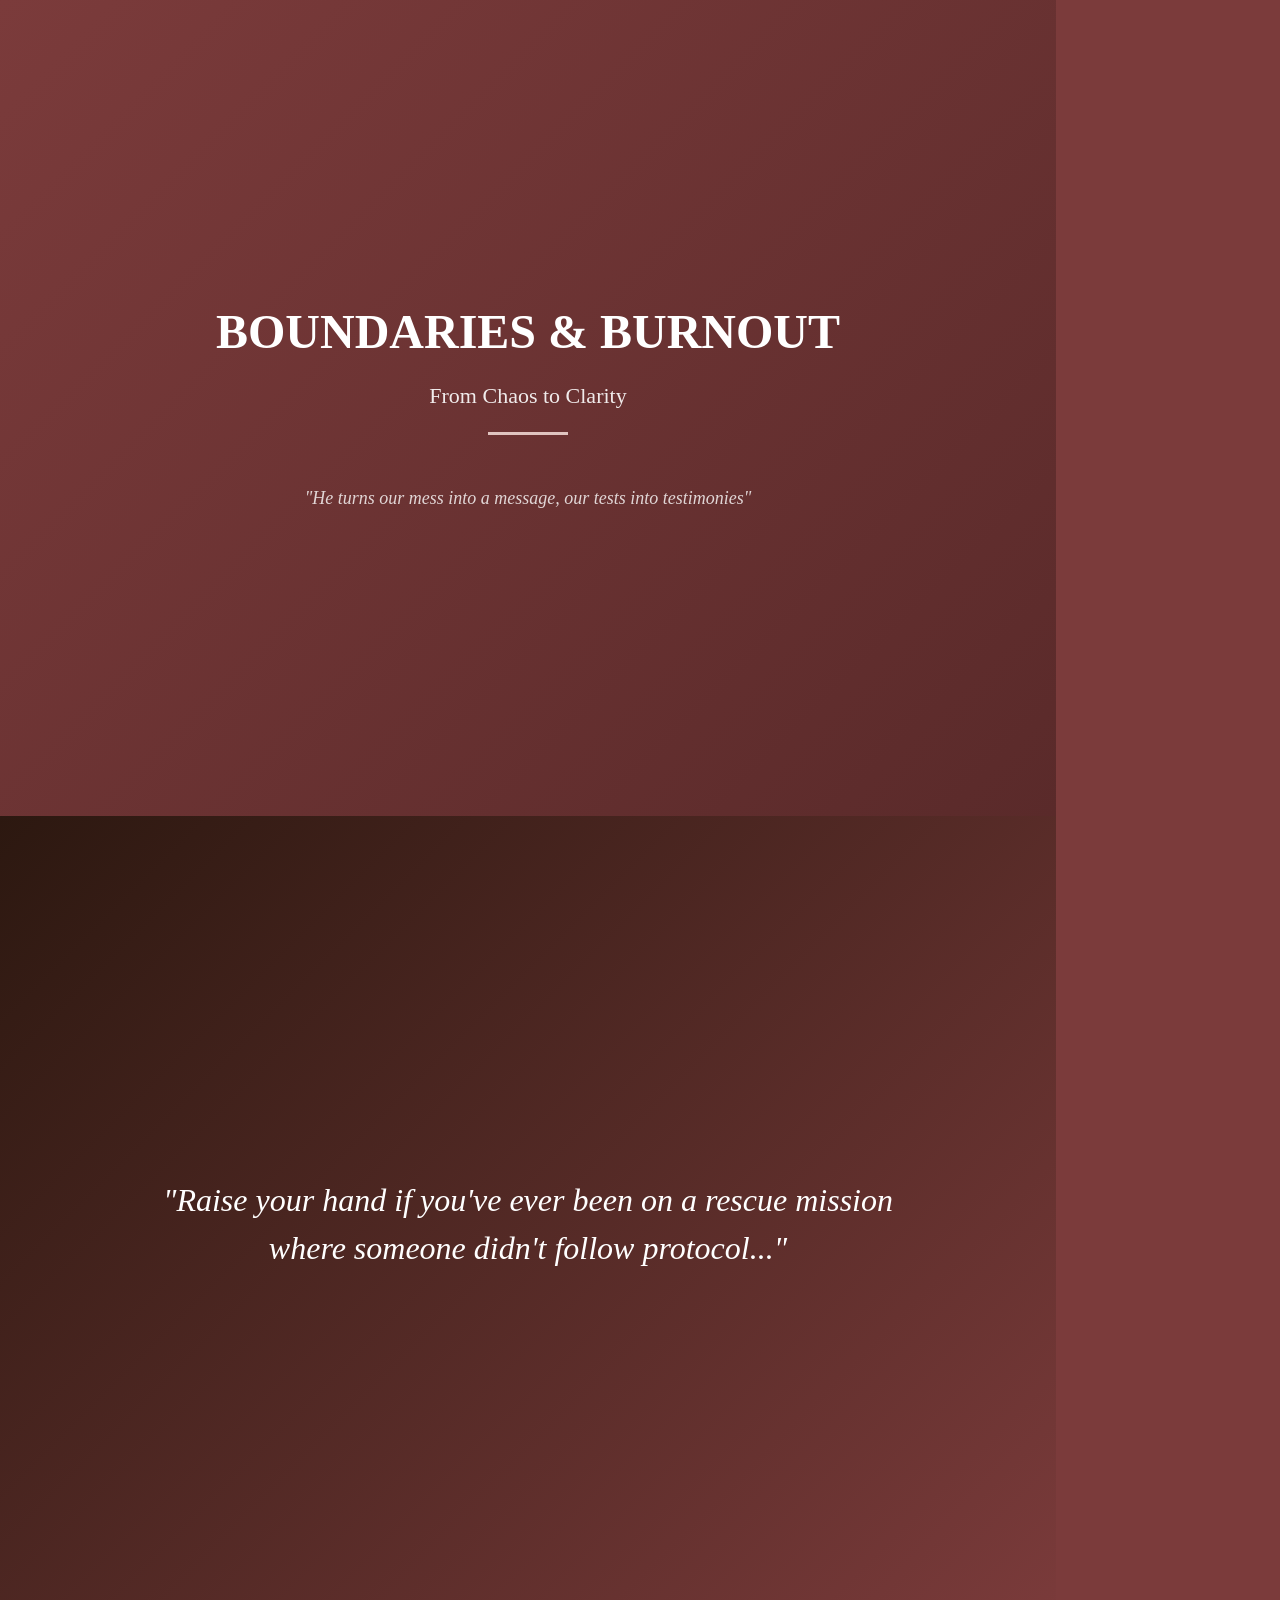
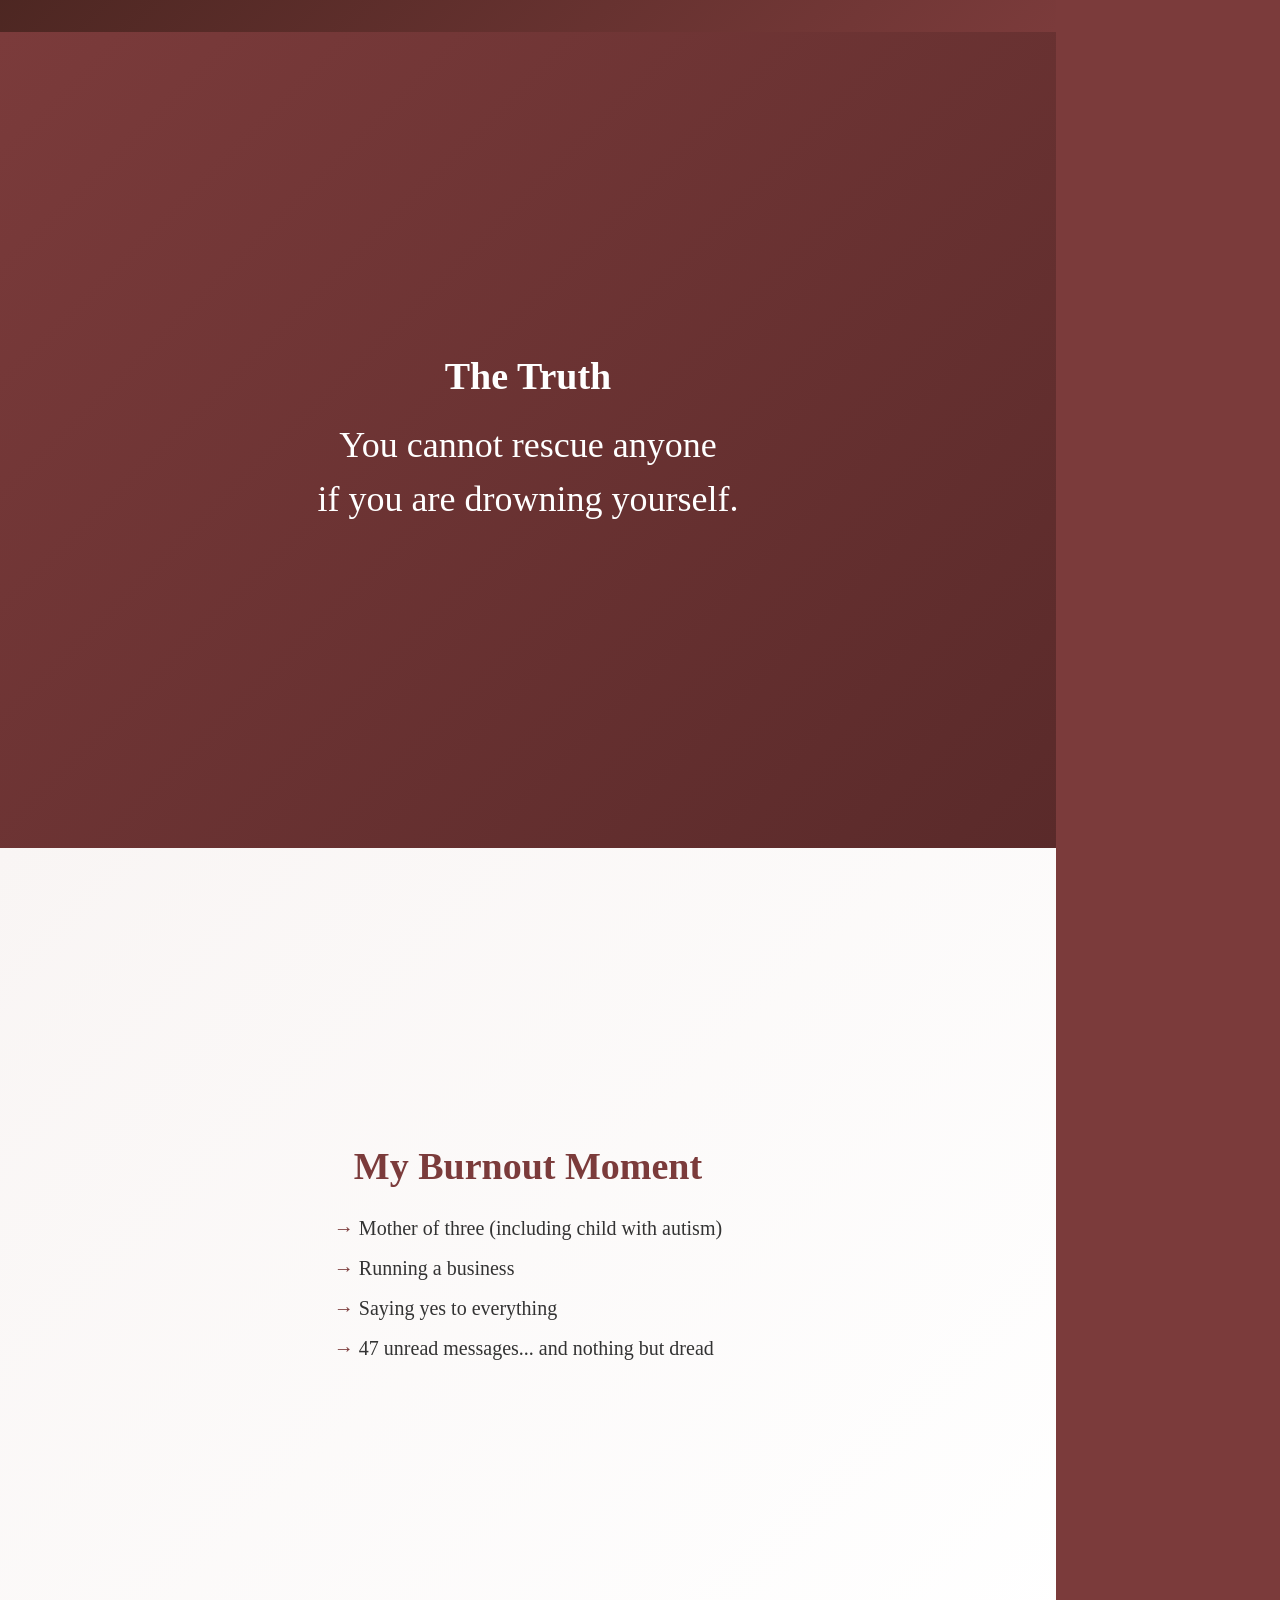
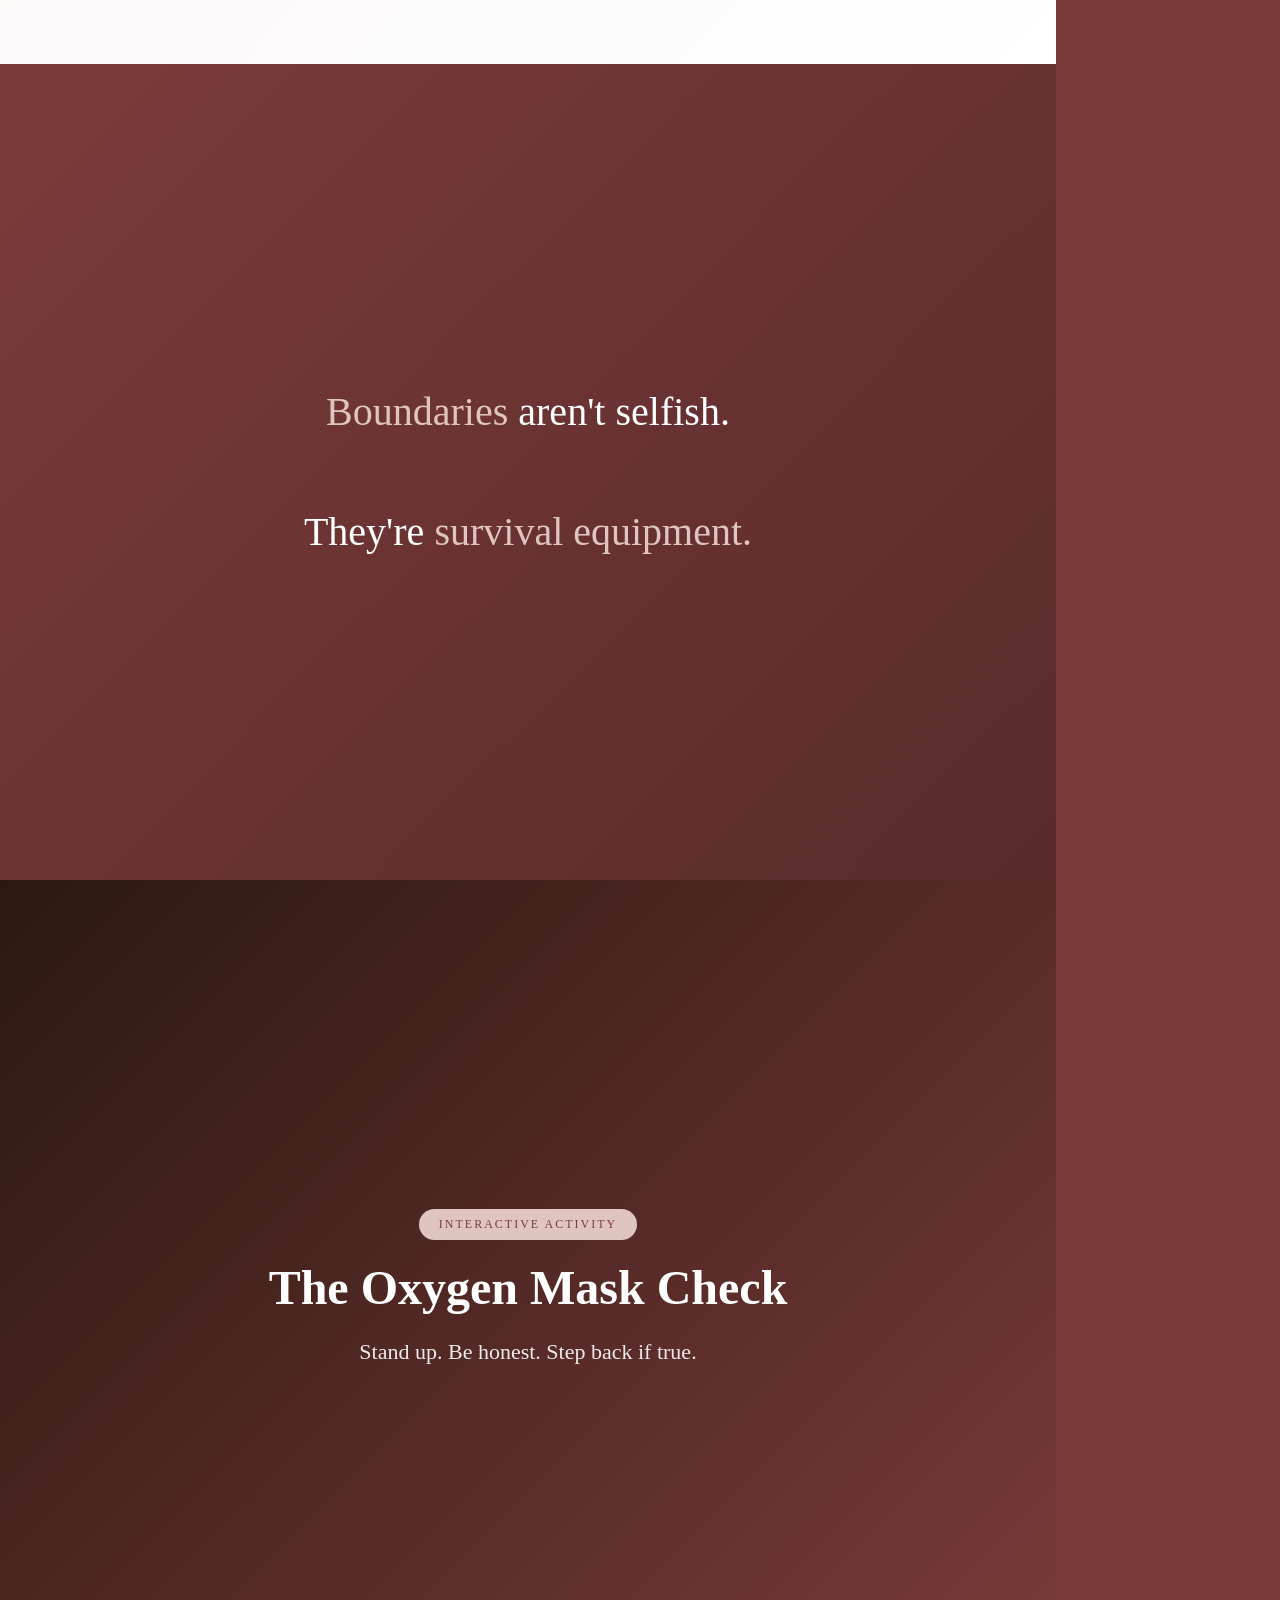
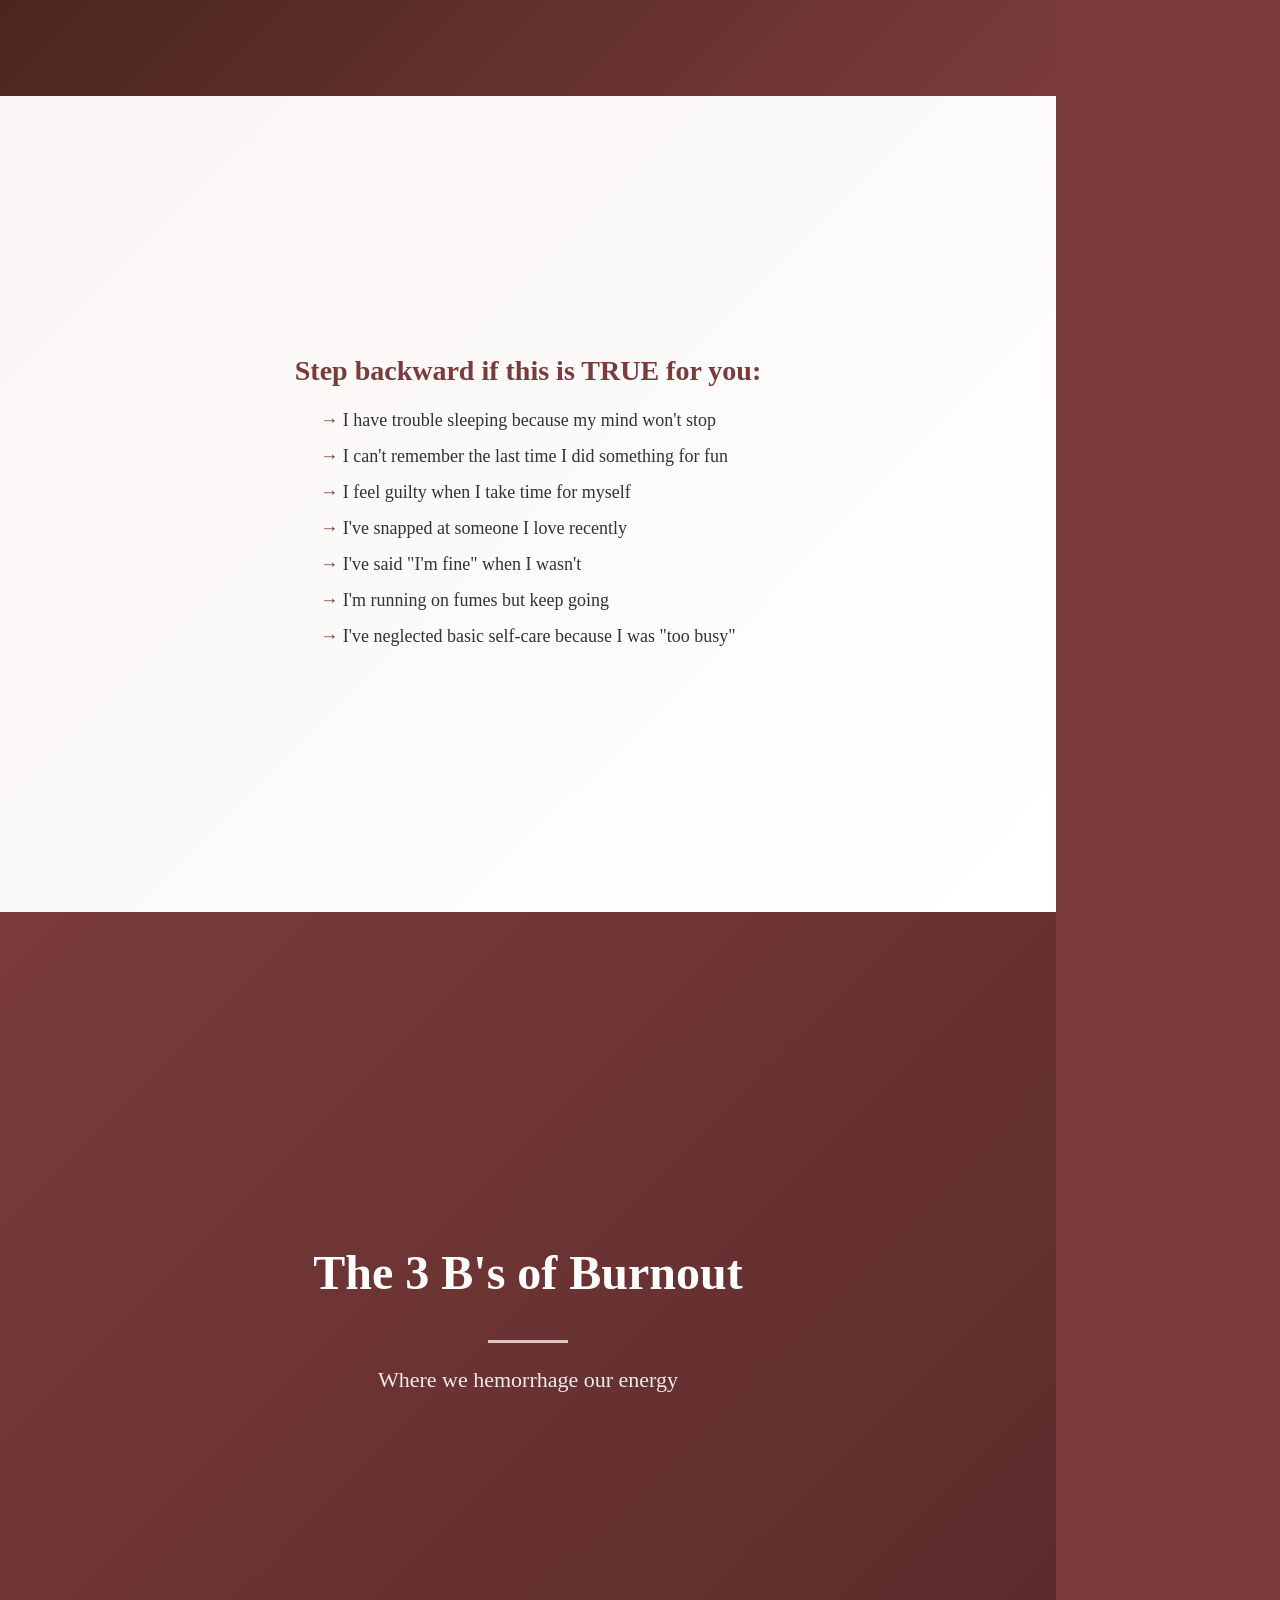
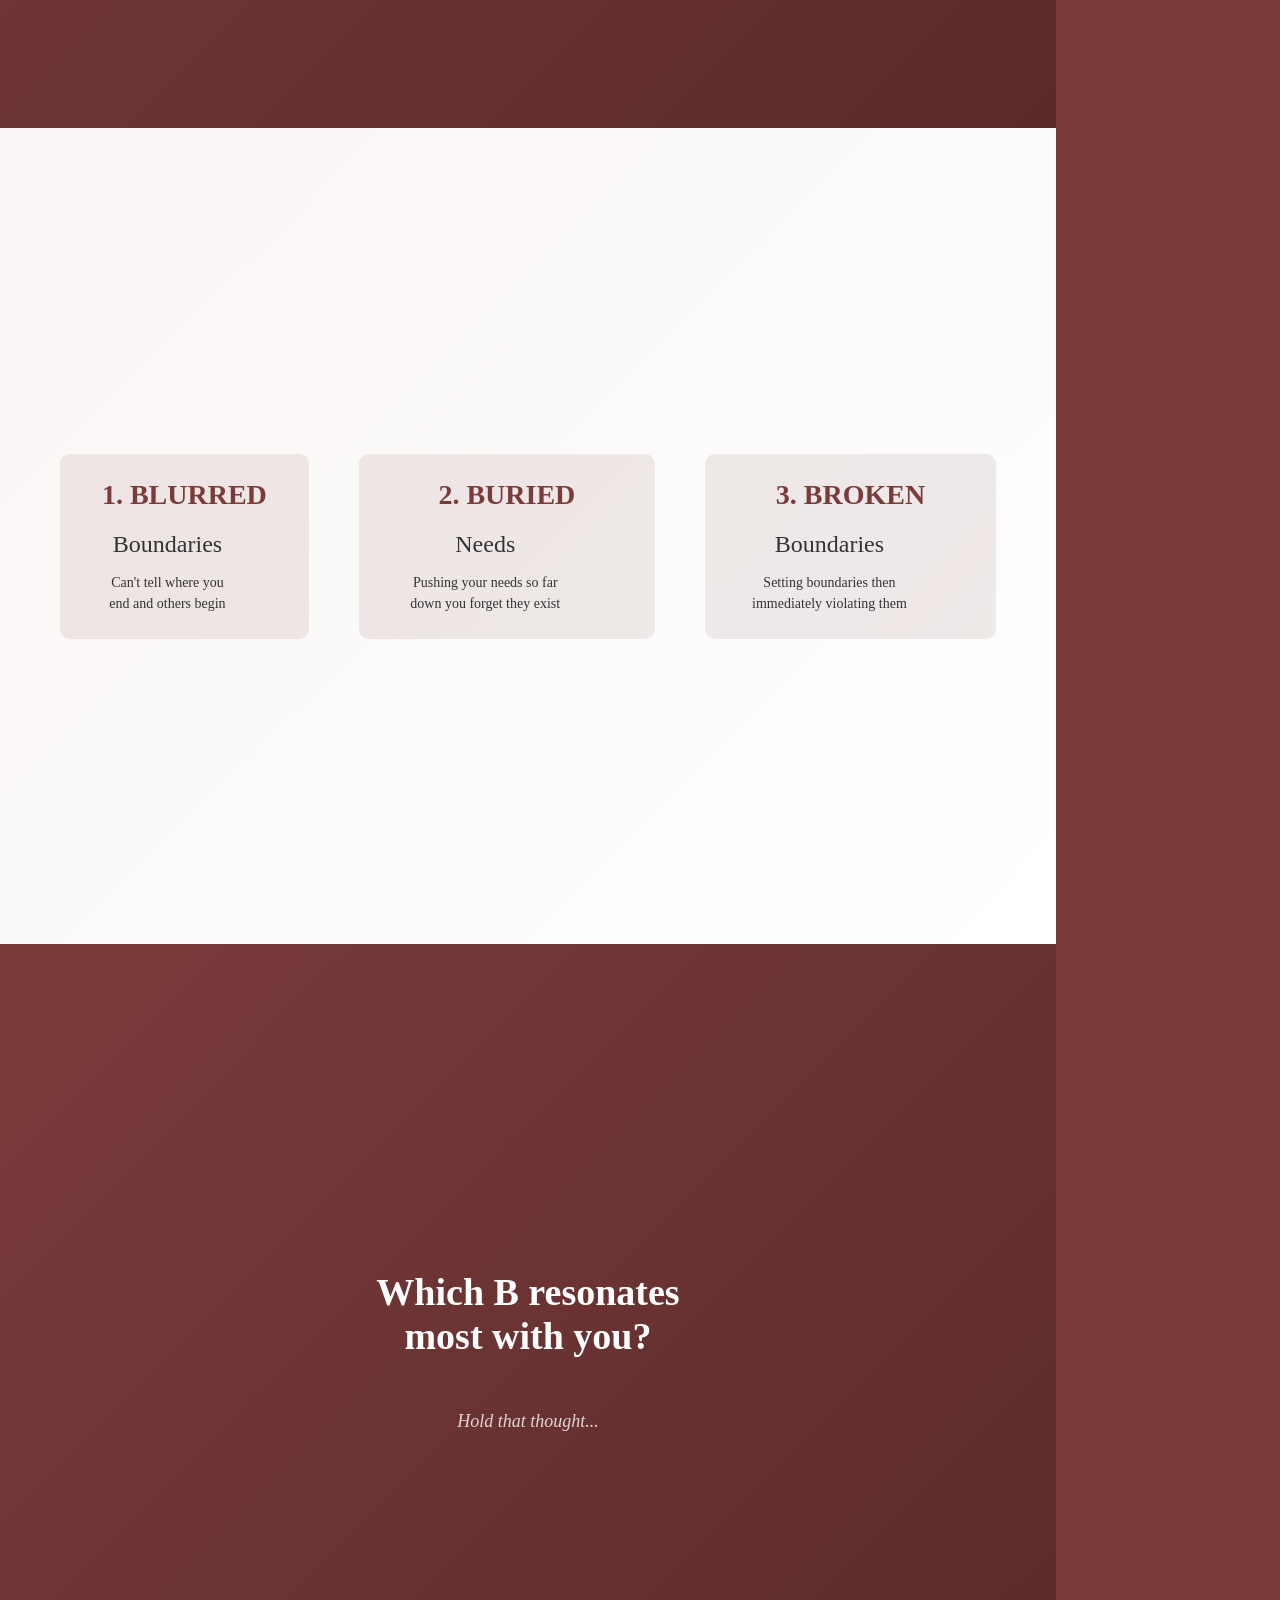
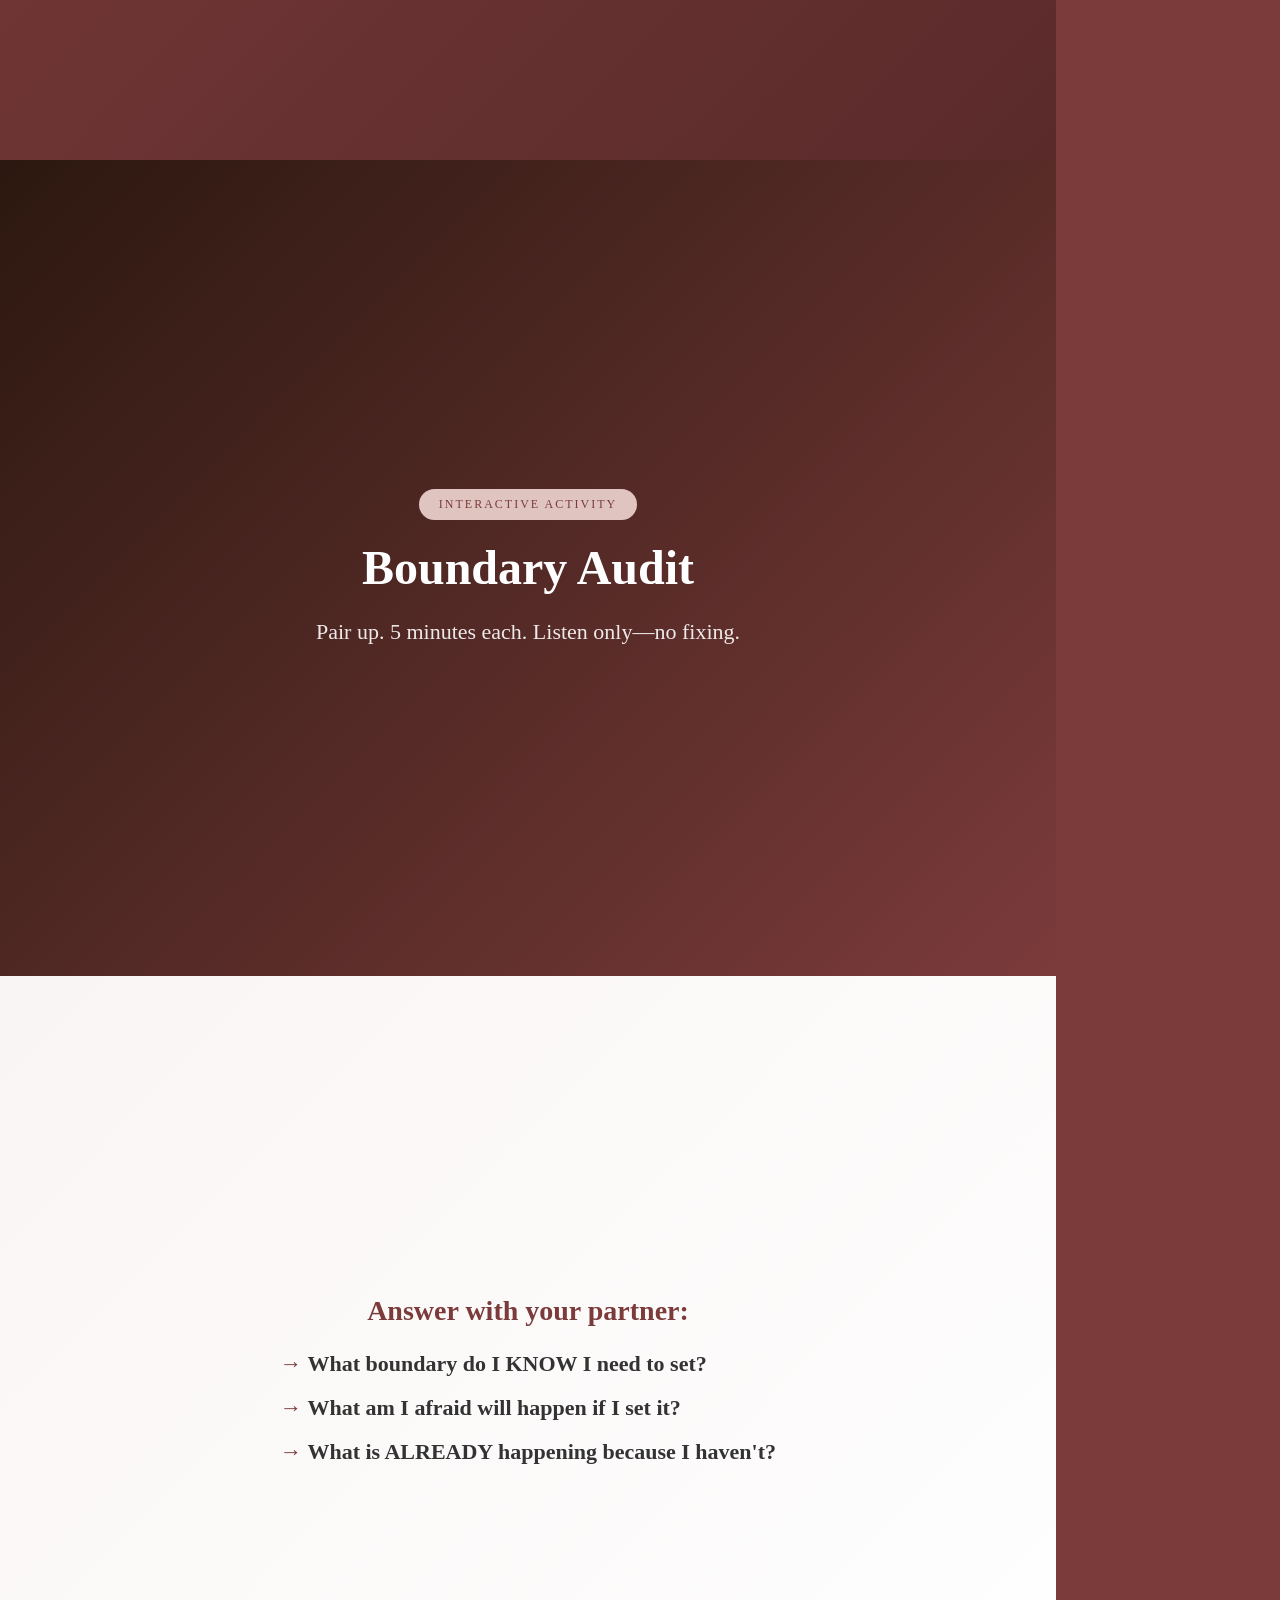
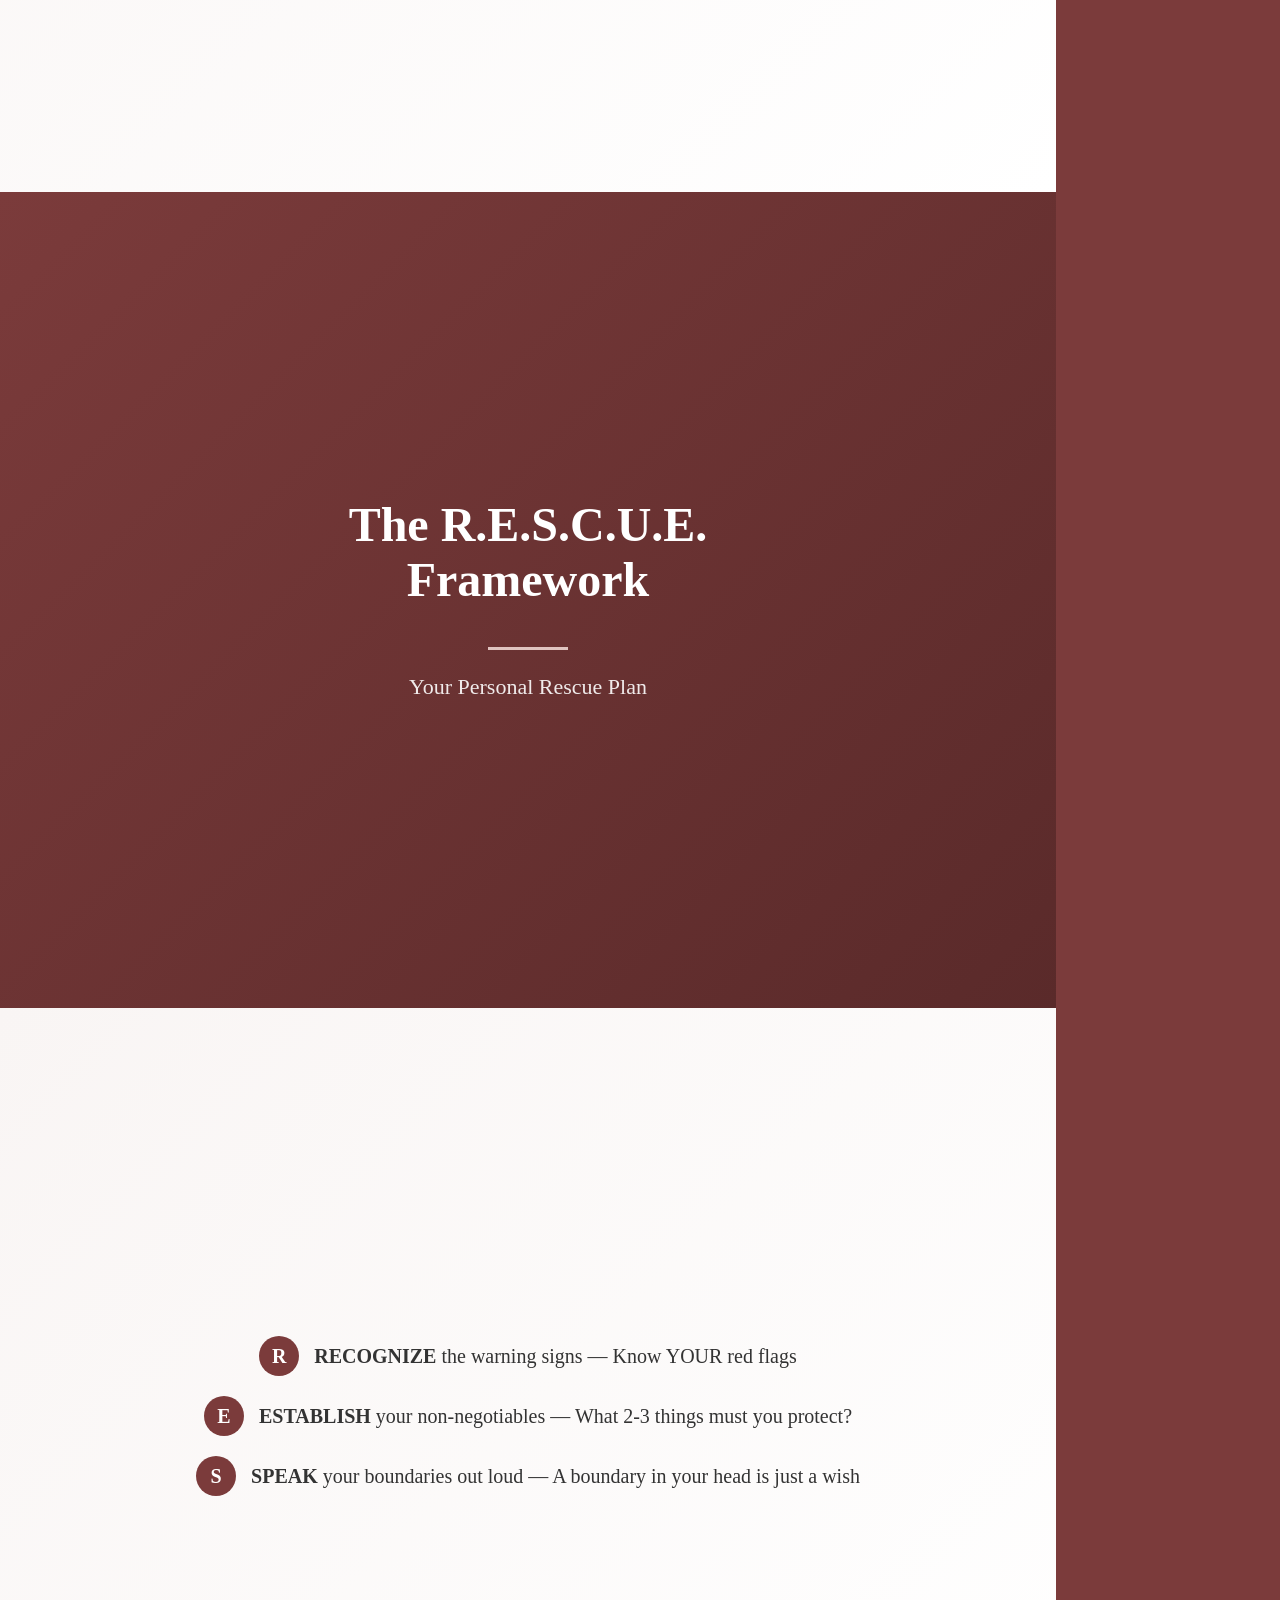
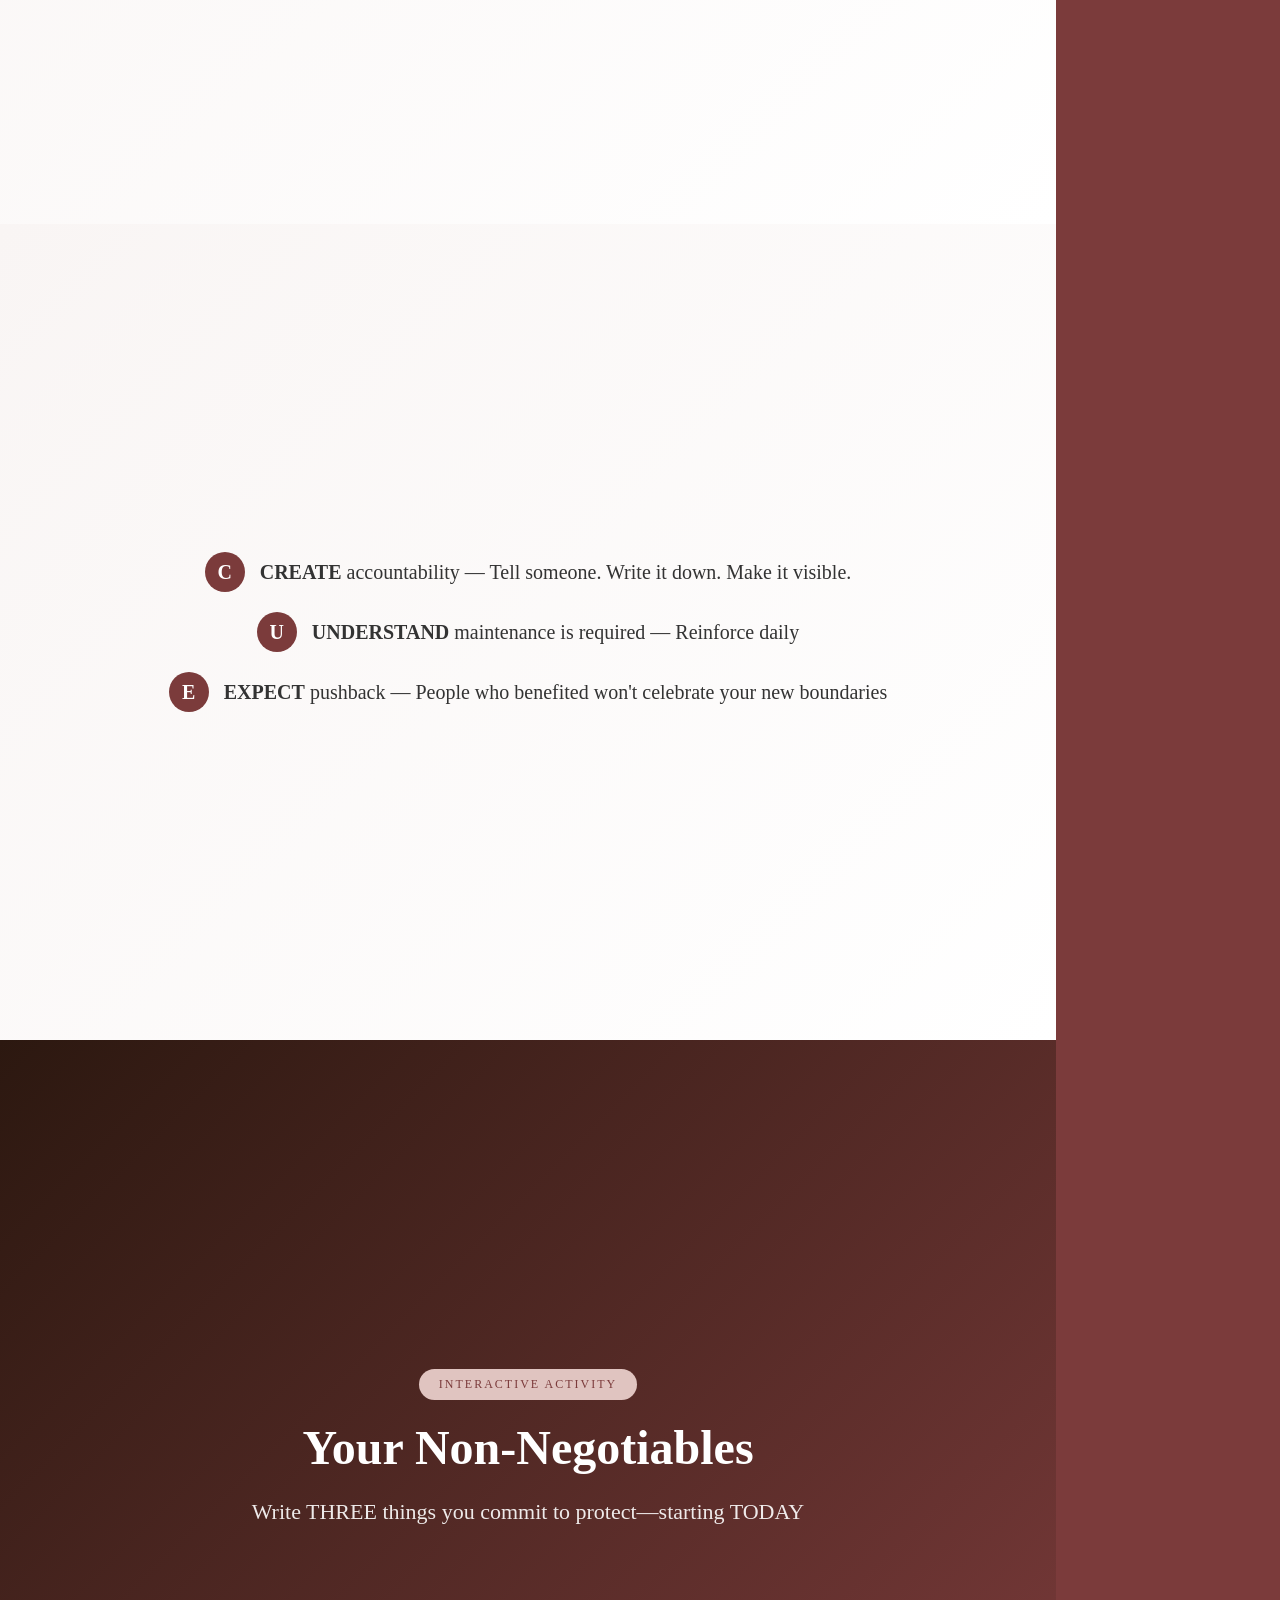
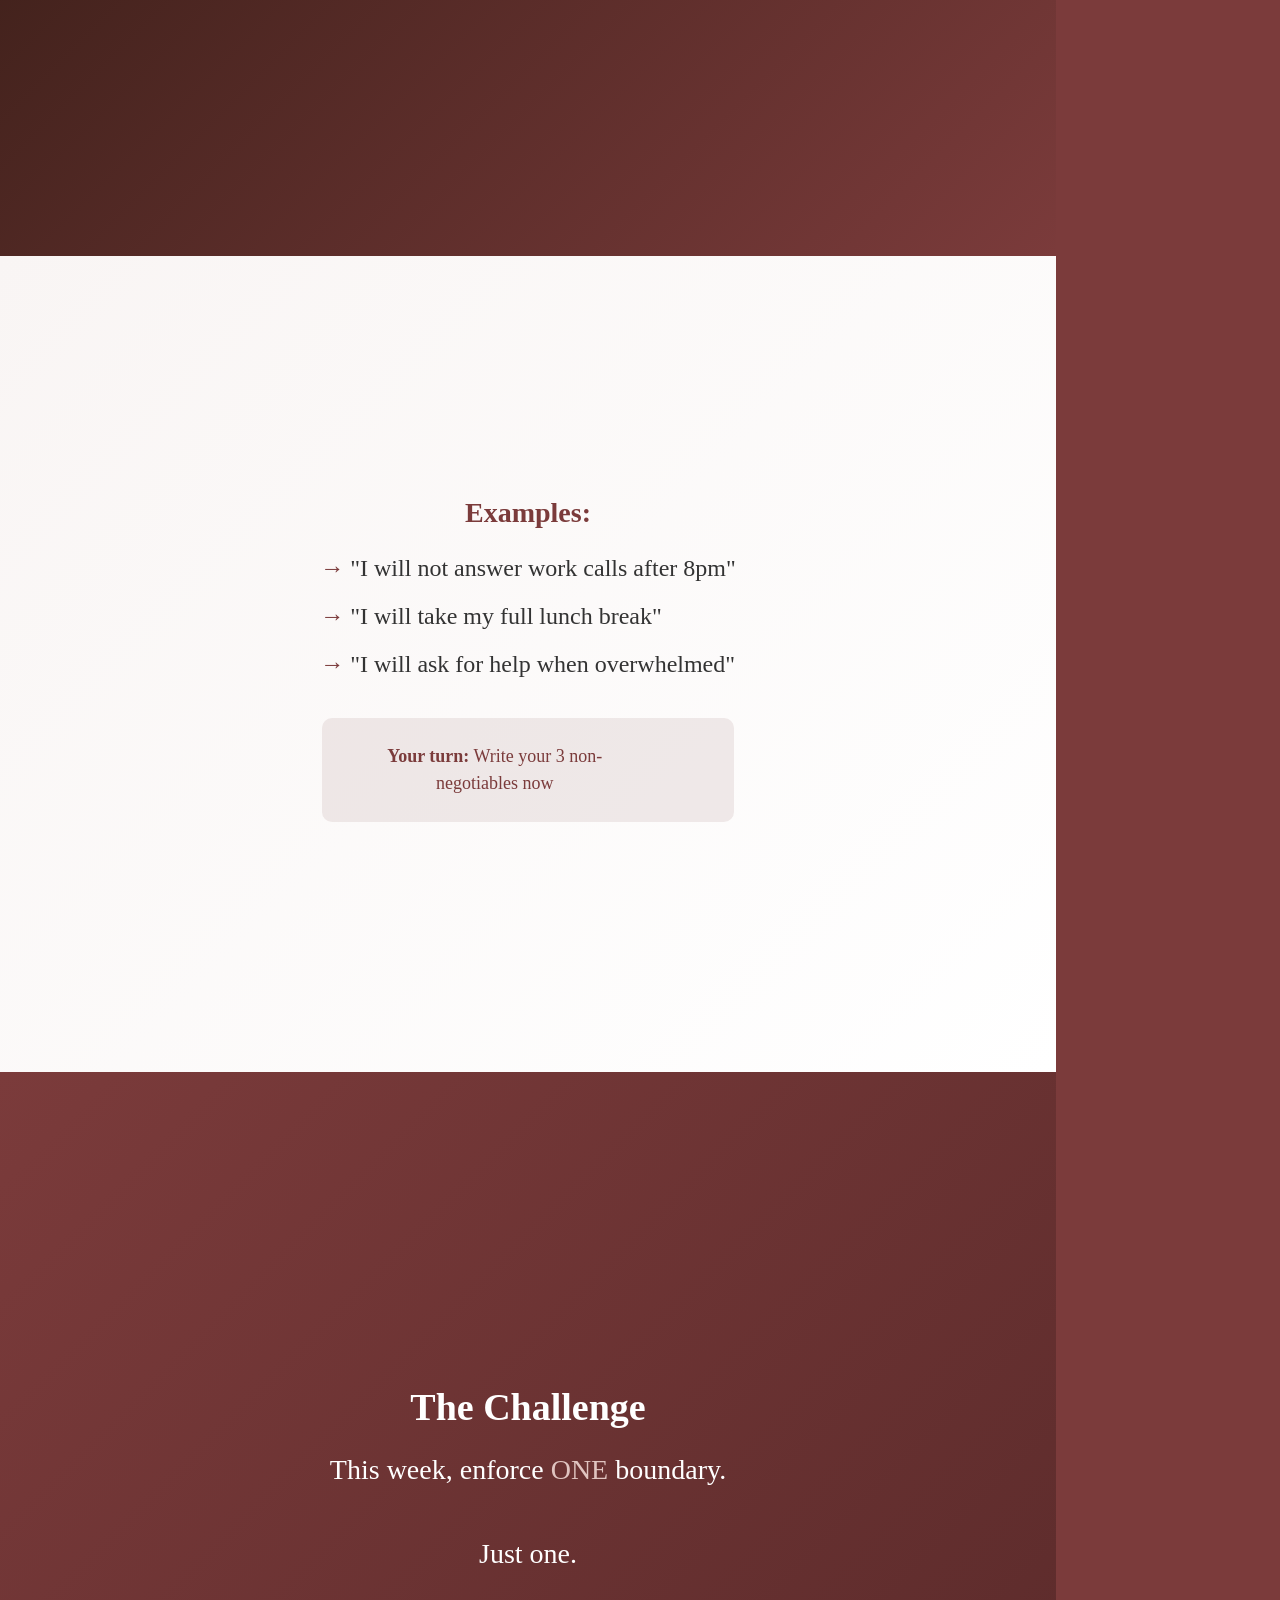
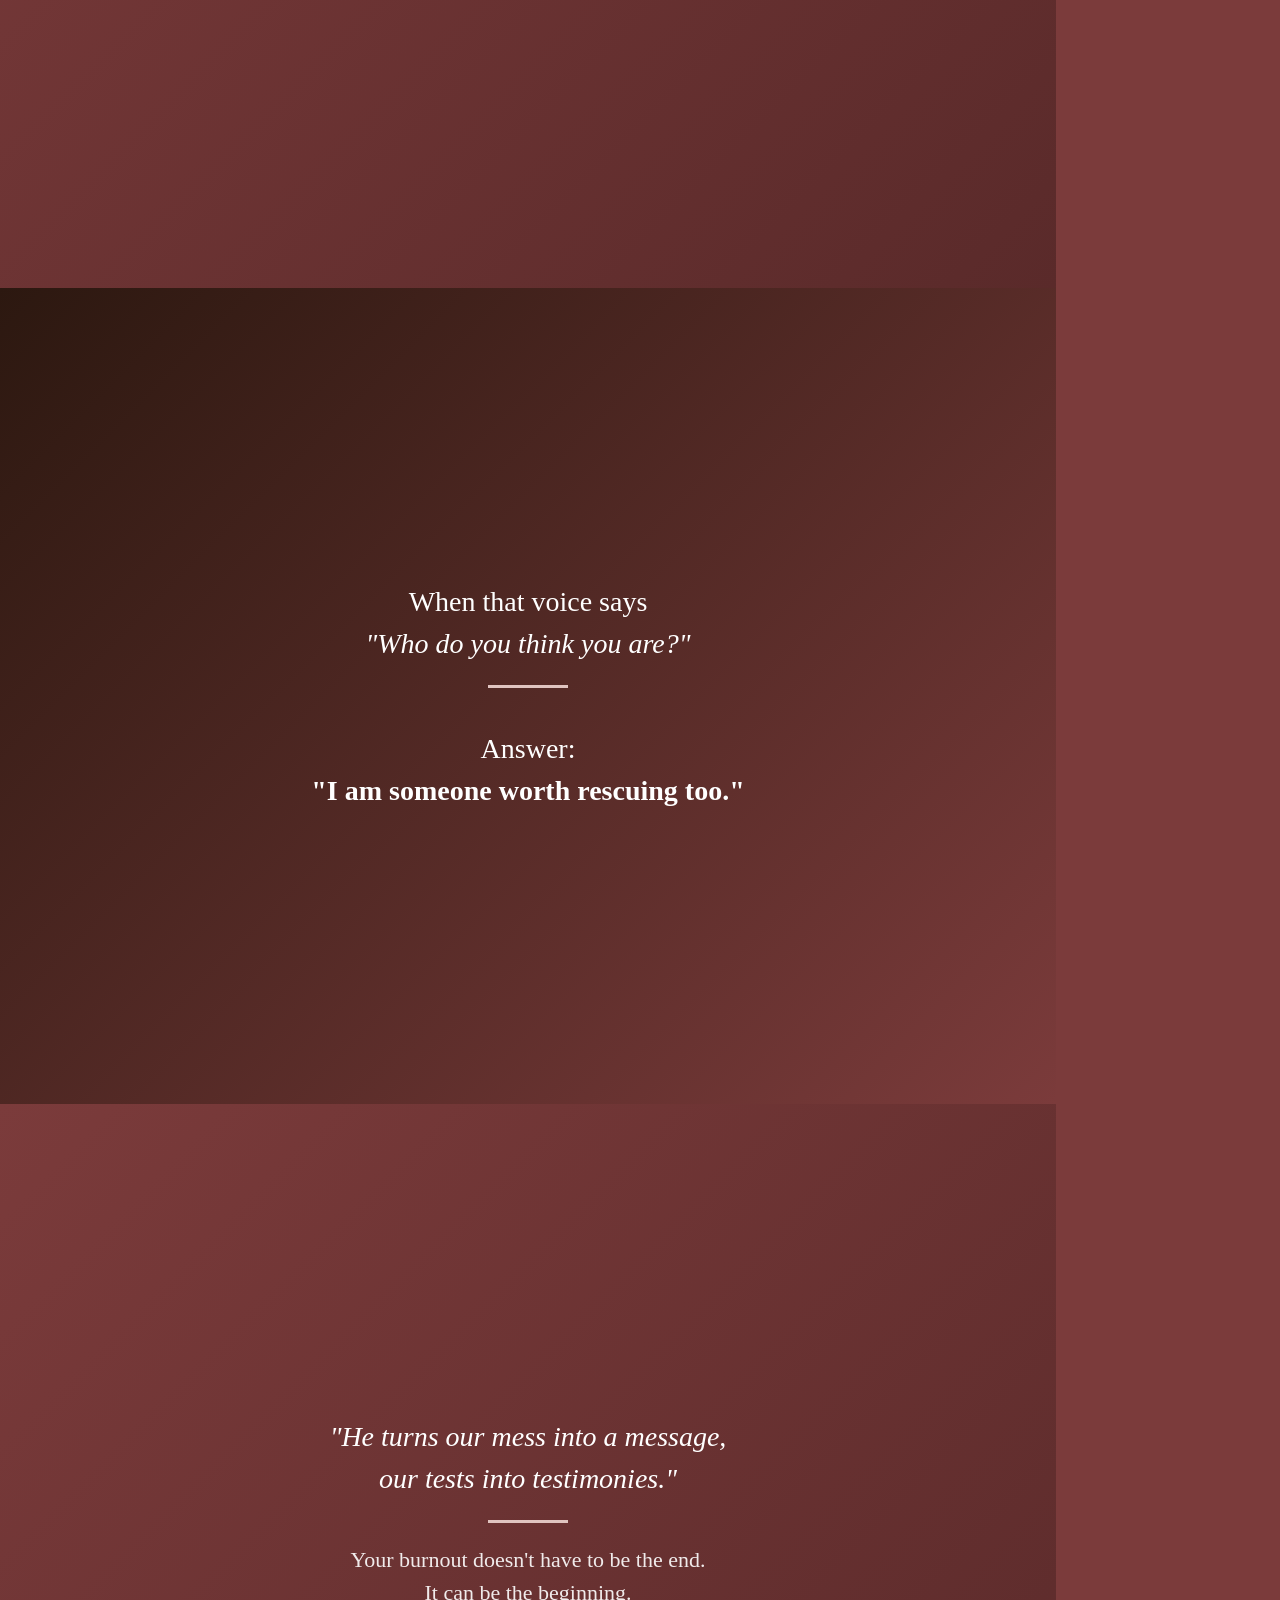
<file: slides_simple.html>
<!DOCTYPE html>
<html>
<head>
<style>
* { margin: 0; padding: 0; box-sizing: border-box; }
html, body { width: 11in; background: #7B3B3B; }
.s { 
    width: 11in; 
    height: 8.5in; 
    background: linear-gradient(135deg, #7B3B3B, #5a2a2a); 
    display: flex; 
    flex-direction: column; 
    justify-content: center; 
    align-items: center; 
    padding: 50px;
    color: white;
    font-family: Georgia, serif;
    text-align: center;
}
.s.light { background: linear-gradient(135deg, #F9F5F4, #fff); color: #333; }
.s.alt { background: linear-gradient(135deg, #2c1810, #7B3B3B); }
h1 { font-size: 48px; margin-bottom: 20px; }
h2 { font-size: 38px; margin-bottom: 20px; }
h3 { font-size: 28px; margin-bottom: 15px; }
p { font-size: 24px; line-height: 1.5; max-width: 80%; }
.subtitle { font-size: 22px; opacity: 0.9; }
.tagline { font-style: italic; font-size: 18px; margin-top: 30px; opacity: 0.8; }
.num { position: absolute; bottom: 20px; right: 30px; font-size: 14px; opacity: 0.5; }
ul { text-align: left; font-size: 20px; line-height: 2; list-style: none; }
ul li:before { content: "→ "; color: #E0C4C0; }
.s.light ul li:before { color: #7B3B3B; }
.box { background: rgba(255,255,255,0.1); padding: 25px 40px; border-radius: 10px; margin: 10px; }
.s.light .box { background: rgba(123,59,59,0.1); }
.divider { width: 80px; height: 3px; background: #E0C4C0; margin: 20px auto; }
.cols { display: flex; gap: 30px; margin-top: 20px; }
.col { flex: 1; }
.badge { background: #E0C4C0; color: #7B3B3B; padding: 8px 20px; border-radius: 20px; font-size: 12px; text-transform: uppercase; letter-spacing: 2px; margin-bottom: 20px; }
.letter { background: #E0C4C0; color: #7B3B3B; width: 40px; height: 40px; border-radius: 50%; display: inline-flex; align-items: center; justify-content: center; font-weight: bold; margin-right: 15px; }
.s.light .letter { background: #7B3B3B; color: white; }
.framework { text-align: left; font-size: 20px; margin: 10px 0; }
@media print { .s { page-break-after: always; } }
</style>
</head>
<body>

<div class="s"><h1>BOUNDARIES & BURNOUT</h1><p class="subtitle">From Chaos to Clarity</p><div class="divider"></div><p class="tagline">"He turns our mess into a message, our tests into testimonies"</p></div>

<div class="s alt"><p style="font-size:32px; font-style:italic;">"Raise your hand if you've ever been on a rescue mission where someone didn't follow protocol..."</p></div>

<div class="s"><h2>The Truth</h2><p style="font-size:36px;">You cannot rescue anyone<br>if you are drowning yourself.</p></div>

<div class="s light"><h2 style="color:#7B3B3B;">My Burnout Moment</h2><ul><li>Mother of three (including child with autism)</li><li>Running a business</li><li>Saying yes to everything</li><li>47 unread messages... and nothing but dread</li></ul></div>

<div class="s"><p style="font-size:40px;"><span style="color:#E0C4C0;">Boundaries</span> aren't selfish.<br><br>They're <span style="color:#E0C4C0;">survival equipment.</span></p></div>

<div class="s alt"><div class="badge">Interactive Activity</div><h1>The Oxygen Mask Check</h1><p class="subtitle">Stand up. Be honest. Step back if true.</p></div>

<div class="s light"><h3 style="color:#7B3B3B;">Step backward if this is TRUE for you:</h3><ul style="font-size:18px;"><li>I have trouble sleeping because my mind won't stop</li><li>I can't remember the last time I did something for fun</li><li>I feel guilty when I take time for myself</li><li>I've snapped at someone I love recently</li><li>I've said "I'm fine" when I wasn't</li><li>I'm running on fumes but keep going</li><li>I've neglected basic self-care because I was "too busy"</li></ul></div>

<div class="s"><h1>The 3 B's of Burnout</h1><div class="divider"></div><p class="subtitle">Where we hemorrhage our energy</p></div>

<div class="s light"><div class="cols"><div class="box"><h3 style="color:#7B3B3B;">1. BLURRED</h3><p>Boundaries</p><p style="font-size:14px;margin-top:10px;">Can't tell where you end and others begin</p></div><div class="box"><h3 style="color:#7B3B3B;">2. BURIED</h3><p>Needs</p><p style="font-size:14px;margin-top:10px;">Pushing your needs so far down you forget they exist</p></div><div class="box"><h3 style="color:#7B3B3B;">3. BROKEN</h3><p>Boundaries</p><p style="font-size:14px;margin-top:10px;">Setting boundaries then immediately violating them</p></div></div></div>

<div class="s"><h2>Which B resonates<br>most with you?</h2><p class="tagline">Hold that thought...</p></div>

<div class="s alt"><div class="badge">Interactive Activity</div><h1>Boundary Audit</h1><p class="subtitle">Pair up. 5 minutes each. Listen only—no fixing.</p></div>

<div class="s light"><h3 style="color:#7B3B3B;">Answer with your partner:</h3><ul style="font-size:22px;"><li><strong>What boundary do I KNOW I need to set?</strong></li><li><strong>What am I afraid will happen if I set it?</strong></li><li><strong>What is ALREADY happening because I haven't?</strong></li></ul></div>

<div class="s"><h1>The R.E.S.C.U.E.<br>Framework</h1><div class="divider"></div><p class="subtitle">Your Personal Rescue Plan</p></div>

<div class="s light"><div class="framework"><span class="letter">R</span><strong>RECOGNIZE</strong> the warning signs — Know YOUR red flags</div><div class="framework"><span class="letter">E</span><strong>ESTABLISH</strong> your non-negotiables — What 2-3 things must you protect?</div><div class="framework"><span class="letter">S</span><strong>SPEAK</strong> your boundaries out loud — A boundary in your head is just a wish</div></div>

<div class="s light"><div class="framework"><span class="letter">C</span><strong>CREATE</strong> accountability — Tell someone. Write it down. Make it visible.</div><div class="framework"><span class="letter">U</span><strong>UNDERSTAND</strong> maintenance is required — Reinforce daily</div><div class="framework"><span class="letter">E</span><strong>EXPECT</strong> pushback — People who benefited won't celebrate your new boundaries</div></div>

<div class="s alt"><div class="badge">Interactive Activity</div><h1>Your Non-Negotiables</h1><p class="subtitle">Write THREE things you commit to protect—starting TODAY</p></div>

<div class="s light"><h3 style="color:#7B3B3B;">Examples:</h3><ul style="font-size:24px;"><li>"I will not answer work calls after 8pm"</li><li>"I will take my full lunch break"</li><li>"I will ask for help when overwhelmed"</li></ul><div class="box" style="margin-top:30px;"><p style="font-size:18px;color:#7B3B3B;"><strong>Your turn:</strong> Write your 3 non-negotiables now</p></div></div>

<div class="s"><h2>The Challenge</h2><p style="font-size:28px;">This week, enforce <span style="color:#E0C4C0;">ONE</span> boundary.<br><br>Just one.</p></div>

<div class="s alt"><p style="font-size:28px;">When that voice says<br><em>"Who do you think you are?"</em></p><div class="divider"></div><p style="font-size:28px;margin-top:20px;">Answer:<br><strong>"I am someone worth rescuing too."</strong></p></div>

<div class="s"><p style="font-size:28px;font-style:italic;">"He turns our mess into a message,<br>our tests into testimonies."</p><div class="divider"></div><p class="subtitle">Your burnout doesn't have to be the end.<br>It can be the beginning.</p></div>

<div class="s"><h1>Now go rescue yourselves.</h1><p class="subtitle" style="margin-top:20px;">You've earned it.</p><div class="divider"></div><p style="margin-top:40px;font-size:16px;"><strong>Chelsea Flynn</strong><br>Catholic Speaker & Life Transformation Coach<br>www.chelseaflynn.com</p></div>

<div class="s light"><h2 style="color:#7B3B3B;">Let's Connect</h2><div class="divider" style="background:#7B3B3B;"></div><p style="font-size:20px;margin:30px 0;"><strong>Website:</strong> www.chelseaflynn.com<br><br><strong>Email:</strong> transform@chelseaflynncoaching.com<br><br><strong>Book a Discovery Call:</strong> calendly.com/chelseaflynncoaching</p><p class="tagline" style="color:#7B3B3B;">"He turns our mess into a message, our tests into testimonies"</p></div>

</body>
</html>
</file>
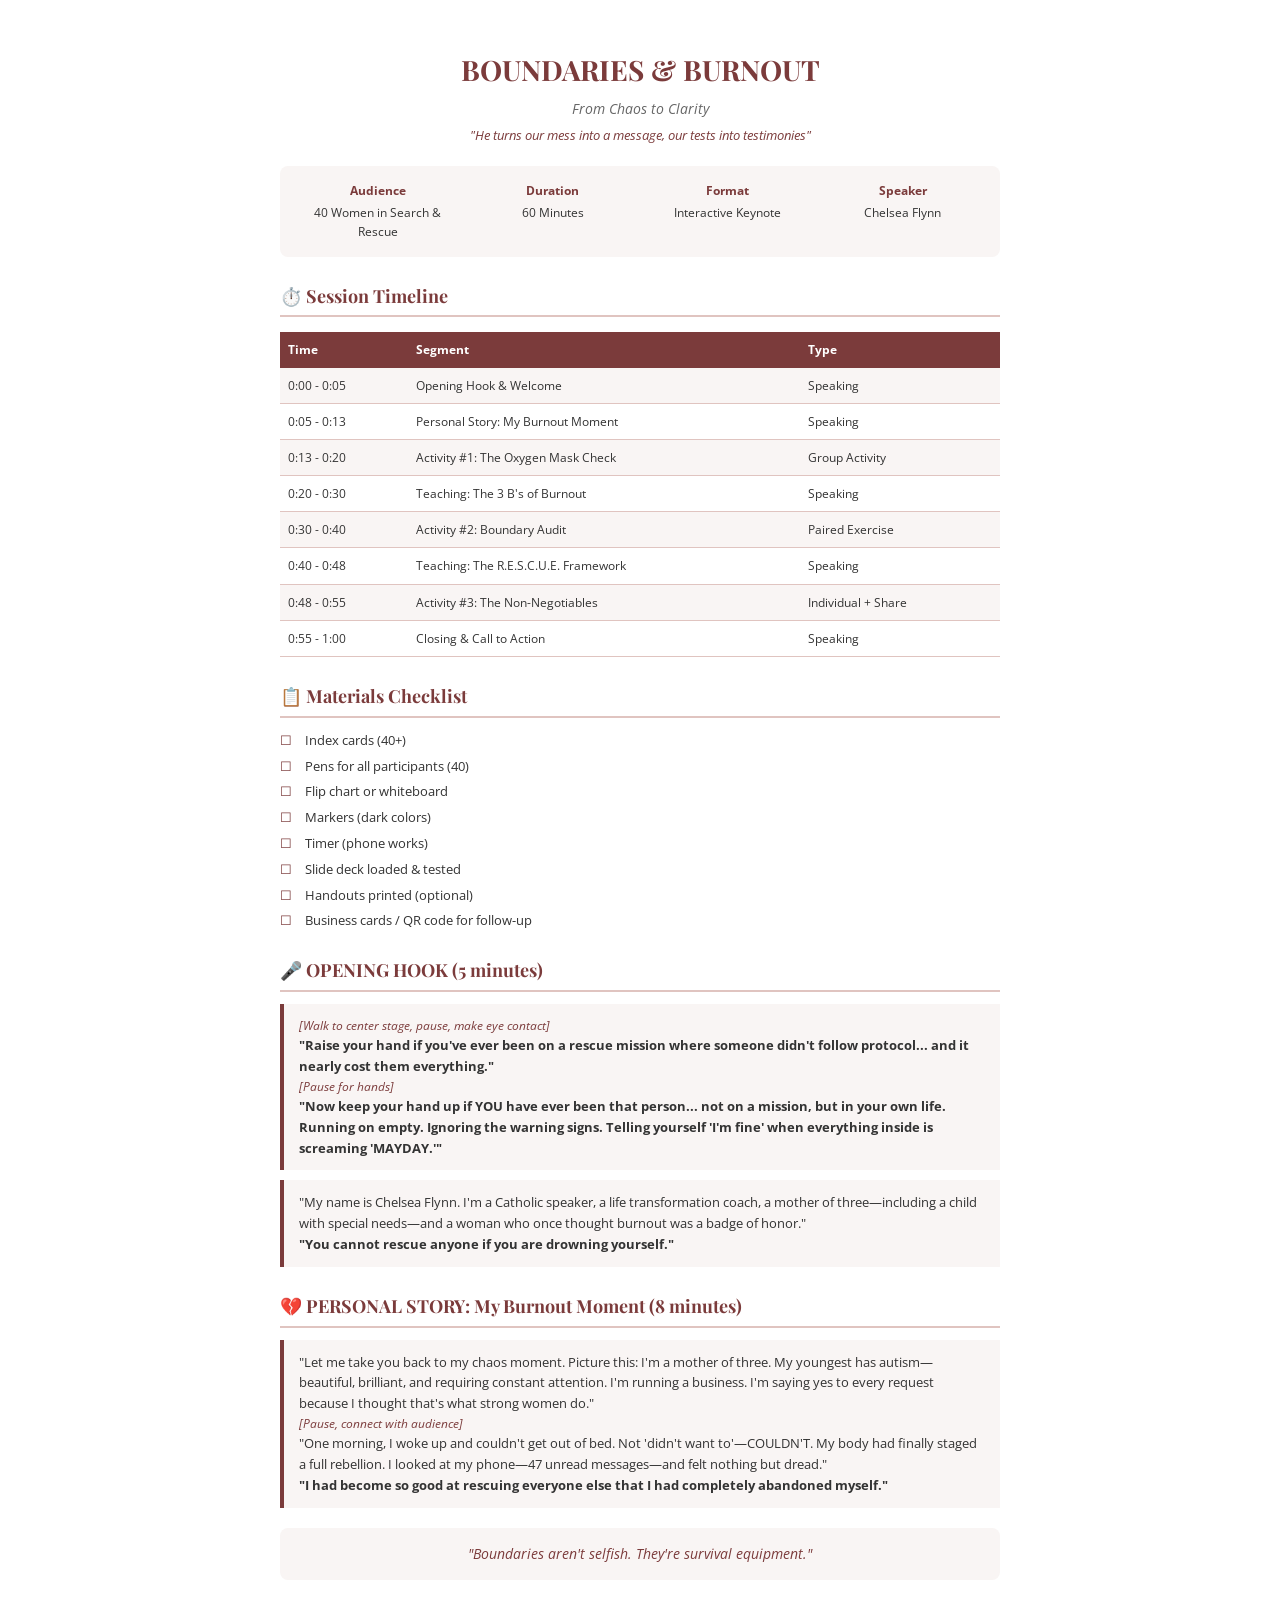
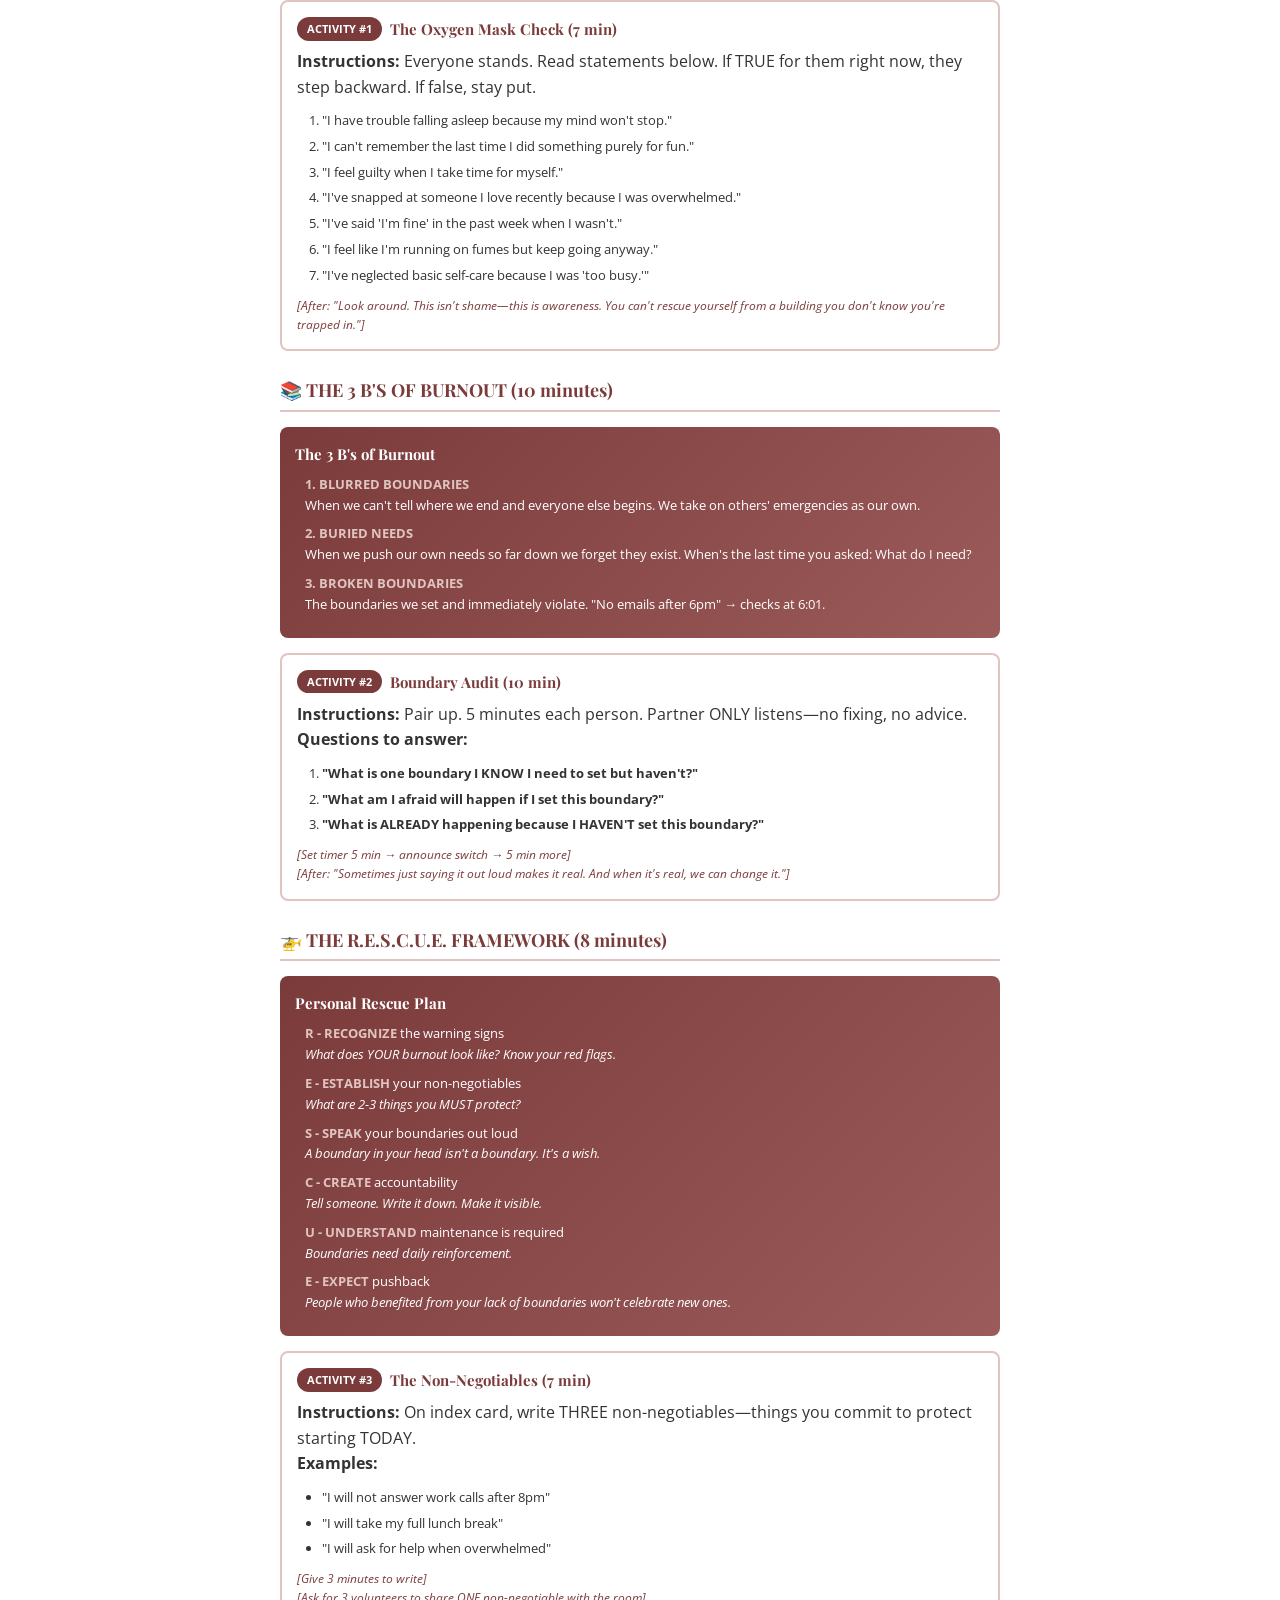
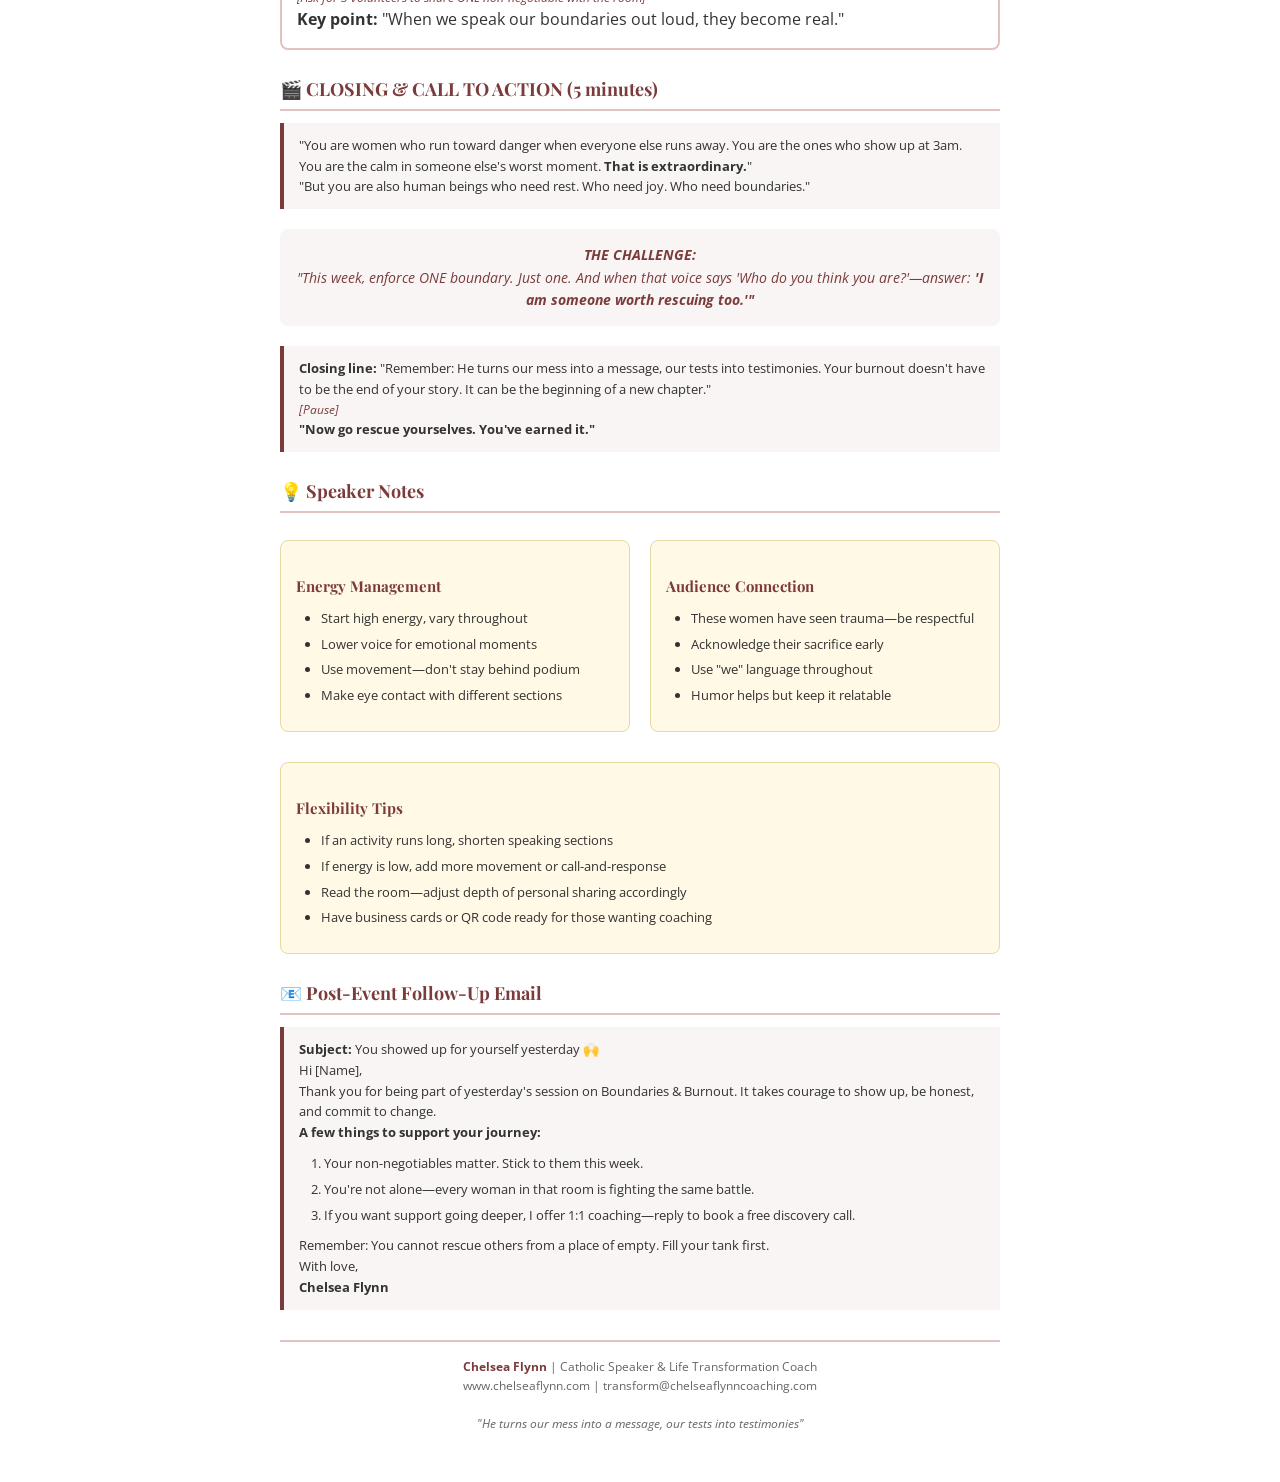
<file: frontend/public/keynote-guide.html>
<!DOCTYPE html>
<html lang="en">
<head>
    <meta charset="UTF-8">
    <meta name="viewport" content="width=device-width, initial-scale=1.0">
    <title>Boundaries & Burnout - Keynote Guide | Chelsea Flynn</title>
    <style>
        @import url('https://fonts.googleapis.com/css2?family=Playfair+Display:wght@400;600;700&family=Open+Sans:wght@400;600&display=swap');
        
        * {
            margin: 0;
            padding: 0;
            box-sizing: border-box;
        }
        
        body {
            font-family: 'Open Sans', sans-serif;
            line-height: 1.6;
            color: #333;
            max-width: 8.5in;
            margin: 0 auto;
            padding: 0.5in;
            background: white;
        }
        
        h1, h2, h3 {
            font-family: 'Playfair Display', serif;
            color: #7B3B3B;
        }
        
        h1 {
            font-size: 28px;
            text-align: center;
            margin-bottom: 5px;
        }
        
        .subtitle {
            text-align: center;
            font-style: italic;
            color: #666;
            margin-bottom: 5px;
            font-size: 14px;
        }
        
        .tagline {
            text-align: center;
            color: #7B3B3B;
            font-style: italic;
            margin-bottom: 20px;
            font-size: 13px;
        }
        
        .header-info {
            background: #F9F5F4;
            padding: 15px;
            border-radius: 8px;
            margin-bottom: 25px;
            display: grid;
            grid-template-columns: repeat(4, 1fr);
            gap: 10px;
            font-size: 12px;
        }
        
        .header-info div {
            text-align: center;
        }
        
        .header-info strong {
            color: #7B3B3B;
            display: block;
            margin-bottom: 3px;
        }
        
        h2 {
            font-size: 18px;
            margin: 25px 0 12px 0;
            padding-bottom: 5px;
            border-bottom: 2px solid #E0C4C0;
        }
        
        h3 {
            font-size: 15px;
            margin: 18px 0 8px 0;
        }
        
        .timing-table {
            width: 100%;
            border-collapse: collapse;
            margin: 15px 0;
            font-size: 12px;
        }
        
        .timing-table th {
            background: #7B3B3B;
            color: white;
            padding: 8px;
            text-align: left;
        }
        
        .timing-table td {
            padding: 8px;
            border-bottom: 1px solid #E0C4C0;
        }
        
        .timing-table tr:nth-child(even) {
            background: #F9F5F4;
        }
        
        .section {
            margin-bottom: 20px;
            page-break-inside: avoid;
        }
        
        .script-box {
            background: #F9F5F4;
            border-left: 4px solid #7B3B3B;
            padding: 12px 15px;
            margin: 10px 0;
            font-size: 13px;
        }
        
        .stage-direction {
            color: #7B3B3B;
            font-style: italic;
            font-size: 12px;
        }
        
        .framework-box {
            background: linear-gradient(135deg, #7B3B3B 0%, #9B5B5B 100%);
            color: white;
            padding: 15px;
            border-radius: 8px;
            margin: 15px 0;
        }
        
        .framework-box h3 {
            color: white;
            margin-top: 0;
        }
        
        .framework-item {
            margin: 8px 0;
            padding-left: 10px;
            font-size: 13px;
        }
        
        .framework-item strong {
            color: #E0C4C0;
        }
        
        .activity-box {
            border: 2px solid #E0C4C0;
            border-radius: 8px;
            padding: 15px;
            margin: 15px 0;
            background: white;
        }
        
        .activity-box h3 {
            margin-top: 0;
            display: flex;
            align-items: center;
            gap: 8px;
        }
        
        .activity-badge {
            background: #7B3B3B;
            color: white;
            padding: 3px 10px;
            border-radius: 15px;
            font-size: 11px;
            font-family: 'Open Sans', sans-serif;
        }
        
        ul, ol {
            margin: 10px 0 10px 25px;
            font-size: 13px;
        }
        
        li {
            margin: 5px 0;
        }
        
        .checklist {
            list-style: none;
            margin-left: 0;
        }
        
        .checklist li {
            padding-left: 25px;
            position: relative;
        }
        
        .checklist li:before {
            content: "☐";
            position: absolute;
            left: 0;
            color: #7B3B3B;
        }
        
        .quote {
            text-align: center;
            font-style: italic;
            color: #7B3B3B;
            font-size: 14px;
            margin: 20px 0;
            padding: 15px;
            background: #F9F5F4;
            border-radius: 8px;
        }
        
        .page-break {
            page-break-after: always;
        }
        
        .two-column {
            display: grid;
            grid-template-columns: 1fr 1fr;
            gap: 20px;
        }
        
        .notes-section {
            background: #FFF9E6;
            border: 1px solid #E6D9A6;
            padding: 15px;
            border-radius: 8px;
            margin: 15px 0;
        }
        
        .footer {
            text-align: center;
            margin-top: 30px;
            padding-top: 15px;
            border-top: 2px solid #E0C4C0;
            font-size: 12px;
            color: #666;
        }
        
        .footer strong {
            color: #7B3B3B;
        }
        
        @media print {
            body {
                padding: 0.3in;
            }
            .page-break {
                page-break-after: always;
            }
        }
    </style>
</head>
<body>
    <!-- PAGE 1: Cover & Overview -->
    <h1>BOUNDARIES & BURNOUT</h1>
    <p class="subtitle">From Chaos to Clarity</p>
    <p class="tagline">"He turns our mess into a message, our tests into testimonies"</p>
    
    <div class="header-info">
        <div>
            <strong>Audience</strong>
            40 Women in Search & Rescue
        </div>
        <div>
            <strong>Duration</strong>
            60 Minutes
        </div>
        <div>
            <strong>Format</strong>
            Interactive Keynote
        </div>
        <div>
            <strong>Speaker</strong>
            Chelsea Flynn
        </div>
    </div>
    
    <h2>⏱️ Session Timeline</h2>
    <table class="timing-table">
        <tr>
            <th>Time</th>
            <th>Segment</th>
            <th>Type</th>
        </tr>
        <tr>
            <td>0:00 - 0:05</td>
            <td>Opening Hook & Welcome</td>
            <td>Speaking</td>
        </tr>
        <tr>
            <td>0:05 - 0:13</td>
            <td>Personal Story: My Burnout Moment</td>
            <td>Speaking</td>
        </tr>
        <tr>
            <td>0:13 - 0:20</td>
            <td>Activity #1: The Oxygen Mask Check</td>
            <td>Group Activity</td>
        </tr>
        <tr>
            <td>0:20 - 0:30</td>
            <td>Teaching: The 3 B's of Burnout</td>
            <td>Speaking</td>
        </tr>
        <tr>
            <td>0:30 - 0:40</td>
            <td>Activity #2: Boundary Audit</td>
            <td>Paired Exercise</td>
        </tr>
        <tr>
            <td>0:40 - 0:48</td>
            <td>Teaching: The R.E.S.C.U.E. Framework</td>
            <td>Speaking</td>
        </tr>
        <tr>
            <td>0:48 - 0:55</td>
            <td>Activity #3: The Non-Negotiables</td>
            <td>Individual + Share</td>
        </tr>
        <tr>
            <td>0:55 - 1:00</td>
            <td>Closing & Call to Action</td>
            <td>Speaking</td>
        </tr>
    </table>
    
    <h2>📋 Materials Checklist</h2>
    <ul class="checklist">
        <li>Index cards (40+)</li>
        <li>Pens for all participants (40)</li>
        <li>Flip chart or whiteboard</li>
        <li>Markers (dark colors)</li>
        <li>Timer (phone works)</li>
        <li>Slide deck loaded & tested</li>
        <li>Handouts printed (optional)</li>
        <li>Business cards / QR code for follow-up</li>
    </ul>
    
    <div class="page-break"></div>
    
    <!-- PAGE 2: Opening & Personal Story -->
    <h2>🎤 OPENING HOOK (5 minutes)</h2>
    
    <div class="script-box">
        <p class="stage-direction">[Walk to center stage, pause, make eye contact]</p>
        <p><strong>"Raise your hand if you've ever been on a rescue mission where someone didn't follow protocol... and it nearly cost them everything."</strong></p>
        <p class="stage-direction">[Pause for hands]</p>
        <p><strong>"Now keep your hand up if YOU have ever been that person... not on a mission, but in your own life. Running on empty. Ignoring the warning signs. Telling yourself 'I'm fine' when everything inside is screaming 'MAYDAY.'"</strong></p>
    </div>
    
    <div class="script-box">
        <p>"My name is Chelsea Flynn. I'm a Catholic speaker, a life transformation coach, a mother of three—including a child with special needs—and a woman who once thought burnout was a badge of honor."</p>
        <p><strong>"You cannot rescue anyone if you are drowning yourself."</strong></p>
    </div>
    
    <h2>💔 PERSONAL STORY: My Burnout Moment (8 minutes)</h2>
    
    <div class="script-box">
        <p>"Let me take you back to my chaos moment. Picture this: I'm a mother of three. My youngest has autism—beautiful, brilliant, and requiring constant attention. I'm running a business. I'm saying yes to every request because I thought that's what strong women do."</p>
        <p class="stage-direction">[Pause, connect with audience]</p>
        <p>"One morning, I woke up and couldn't get out of bed. Not 'didn't want to'—COULDN'T. My body had finally staged a full rebellion. I looked at my phone—47 unread messages—and felt nothing but dread."</p>
        <p><strong>"I had become so good at rescuing everyone else that I had completely abandoned myself."</strong></p>
    </div>
    
    <div class="quote">
        "Boundaries aren't selfish. They're survival equipment."
    </div>
    
    <div class="page-break"></div>
    
    <!-- PAGE 3: Activity 1 & 3 B's -->
    <div class="activity-box">
        <h3><span class="activity-badge">ACTIVITY #1</span> The Oxygen Mask Check (7 min)</h3>
        <p><strong>Instructions:</strong> Everyone stands. Read statements below. If TRUE for them right now, they step backward. If false, stay put.</p>
        
        <ol>
            <li>"I have trouble falling asleep because my mind won't stop."</li>
            <li>"I can't remember the last time I did something purely for fun."</li>
            <li>"I feel guilty when I take time for myself."</li>
            <li>"I've snapped at someone I love recently because I was overwhelmed."</li>
            <li>"I've said 'I'm fine' in the past week when I wasn't."</li>
            <li>"I feel like I'm running on fumes but keep going anyway."</li>
            <li>"I've neglected basic self-care because I was 'too busy.'"</li>
        </ol>
        
        <p class="stage-direction">[After: "Look around. This isn't shame—this is awareness. You can't rescue yourself from a building you don't know you're trapped in."]</p>
    </div>
    
    <h2>📚 THE 3 B'S OF BURNOUT (10 minutes)</h2>
    
    <div class="framework-box">
        <h3>The 3 B's of Burnout</h3>
        <div class="framework-item">
            <strong>1. BLURRED BOUNDARIES</strong><br>
            When we can't tell where we end and everyone else begins. We take on others' emergencies as our own.
        </div>
        <div class="framework-item">
            <strong>2. BURIED NEEDS</strong><br>
            When we push our own needs so far down we forget they exist. When's the last time you asked: What do I need?
        </div>
        <div class="framework-item">
            <strong>3. BROKEN BOUNDARIES</strong><br>
            The boundaries we set and immediately violate. "No emails after 6pm" → checks at 6:01.
        </div>
    </div>
    
    <div class="page-break"></div>
    
    <!-- PAGE 4: Activity 2 & R.E.S.C.U.E. Framework -->
    <div class="activity-box">
        <h3><span class="activity-badge">ACTIVITY #2</span> Boundary Audit (10 min)</h3>
        <p><strong>Instructions:</strong> Pair up. 5 minutes each person. Partner ONLY listens—no fixing, no advice.</p>
        
        <p><strong>Questions to answer:</strong></p>
        <ol>
            <li><strong>"What is one boundary I KNOW I need to set but haven't?"</strong></li>
            <li><strong>"What am I afraid will happen if I set this boundary?"</strong></li>
            <li><strong>"What is ALREADY happening because I HAVEN'T set this boundary?"</strong></li>
        </ol>
        
        <p class="stage-direction">[Set timer 5 min → announce switch → 5 min more]</p>
        <p class="stage-direction">[After: "Sometimes just saying it out loud makes it real. And when it's real, we can change it."]</p>
    </div>
    
    <h2>🚁 THE R.E.S.C.U.E. FRAMEWORK (8 minutes)</h2>
    
    <div class="framework-box">
        <h3>Personal Rescue Plan</h3>
        <div class="framework-item">
            <strong>R - RECOGNIZE</strong> the warning signs<br>
            <em>What does YOUR burnout look like? Know your red flags.</em>
        </div>
        <div class="framework-item">
            <strong>E - ESTABLISH</strong> your non-negotiables<br>
            <em>What are 2-3 things you MUST protect?</em>
        </div>
        <div class="framework-item">
            <strong>S - SPEAK</strong> your boundaries out loud<br>
            <em>A boundary in your head isn't a boundary. It's a wish.</em>
        </div>
        <div class="framework-item">
            <strong>C - CREATE</strong> accountability<br>
            <em>Tell someone. Write it down. Make it visible.</em>
        </div>
        <div class="framework-item">
            <strong>U - UNDERSTAND</strong> maintenance is required<br>
            <em>Boundaries need daily reinforcement.</em>
        </div>
        <div class="framework-item">
            <strong>E - EXPECT</strong> pushback<br>
            <em>People who benefited from your lack of boundaries won't celebrate new ones.</em>
        </div>
    </div>
    
    <div class="page-break"></div>
    
    <!-- PAGE 5: Activity 3 & Closing -->
    <div class="activity-box">
        <h3><span class="activity-badge">ACTIVITY #3</span> The Non-Negotiables (7 min)</h3>
        <p><strong>Instructions:</strong> On index card, write THREE non-negotiables—things you commit to protect starting TODAY.</p>
        
        <p><strong>Examples:</strong></p>
        <ul>
            <li>"I will not answer work calls after 8pm"</li>
            <li>"I will take my full lunch break"</li>
            <li>"I will ask for help when overwhelmed"</li>
        </ul>
        
        <p class="stage-direction">[Give 3 minutes to write]</p>
        <p class="stage-direction">[Ask for 3 volunteers to share ONE non-negotiable with the room]</p>
        <p><strong>Key point:</strong> "When we speak our boundaries out loud, they become real."</p>
    </div>
    
    <h2>🎬 CLOSING & CALL TO ACTION (5 minutes)</h2>
    
    <div class="script-box">
        <p>"You are women who run toward danger when everyone else runs away. You are the ones who show up at 3am. You are the calm in someone else's worst moment. <strong>That is extraordinary.</strong>"</p>
        <p>"But you are also human beings who need rest. Who need joy. Who need boundaries."</p>
    </div>
    
    <div class="quote">
        <strong>THE CHALLENGE:</strong><br>
        "This week, enforce ONE boundary. Just one. And when that voice says 'Who do you think you are?'—answer: <strong>'I am someone worth rescuing too.'"</strong>
    </div>
    
    <div class="script-box">
        <p><strong>Closing line:</strong> "Remember: He turns our mess into a message, our tests into testimonies. Your burnout doesn't have to be the end of your story. It can be the beginning of a new chapter."</p>
        <p class="stage-direction">[Pause]</p>
        <p><strong>"Now go rescue yourselves. You've earned it."</strong></p>
    </div>
    
    <div class="page-break"></div>
    
    <!-- PAGE 6: Speaker Notes & Follow-up -->
    <h2>💡 Speaker Notes</h2>
    
    <div class="two-column">
        <div class="notes-section">
            <h3>Energy Management</h3>
            <ul>
                <li>Start high energy, vary throughout</li>
                <li>Lower voice for emotional moments</li>
                <li>Use movement—don't stay behind podium</li>
                <li>Make eye contact with different sections</li>
            </ul>
        </div>
        
        <div class="notes-section">
            <h3>Audience Connection</h3>
            <ul>
                <li>These women have seen trauma—be respectful</li>
                <li>Acknowledge their sacrifice early</li>
                <li>Use "we" language throughout</li>
                <li>Humor helps but keep it relatable</li>
            </ul>
        </div>
    </div>
    
    <div class="notes-section">
        <h3>Flexibility Tips</h3>
        <ul>
            <li>If an activity runs long, shorten speaking sections</li>
            <li>If energy is low, add more movement or call-and-response</li>
            <li>Read the room—adjust depth of personal sharing accordingly</li>
            <li>Have business cards or QR code ready for those wanting coaching</li>
        </ul>
    </div>
    
    <h2>📧 Post-Event Follow-Up Email</h2>
    
    <div class="script-box">
        <p><strong>Subject:</strong> You showed up for yourself yesterday 🙌</p>
        <p>Hi [Name],</p>
        <p>Thank you for being part of yesterday's session on Boundaries & Burnout. It takes courage to show up, be honest, and commit to change.</p>
        <p><strong>A few things to support your journey:</strong></p>
        <ol>
            <li>Your non-negotiables matter. Stick to them this week.</li>
            <li>You're not alone—every woman in that room is fighting the same battle.</li>
            <li>If you want support going deeper, I offer 1:1 coaching—reply to book a free discovery call.</li>
        </ol>
        <p>Remember: You cannot rescue others from a place of empty. Fill your tank first.</p>
        <p>With love,<br><strong>Chelsea Flynn</strong></p>
    </div>
    
    <div class="footer">
        <strong>Chelsea Flynn</strong> | Catholic Speaker & Life Transformation Coach<br>
        www.chelseaflynn.com | transform@chelseaflynncoaching.com<br><br>
        <em>"He turns our mess into a message, our tests into testimonies"</em>
    </div>
</body>
</html>
</file>
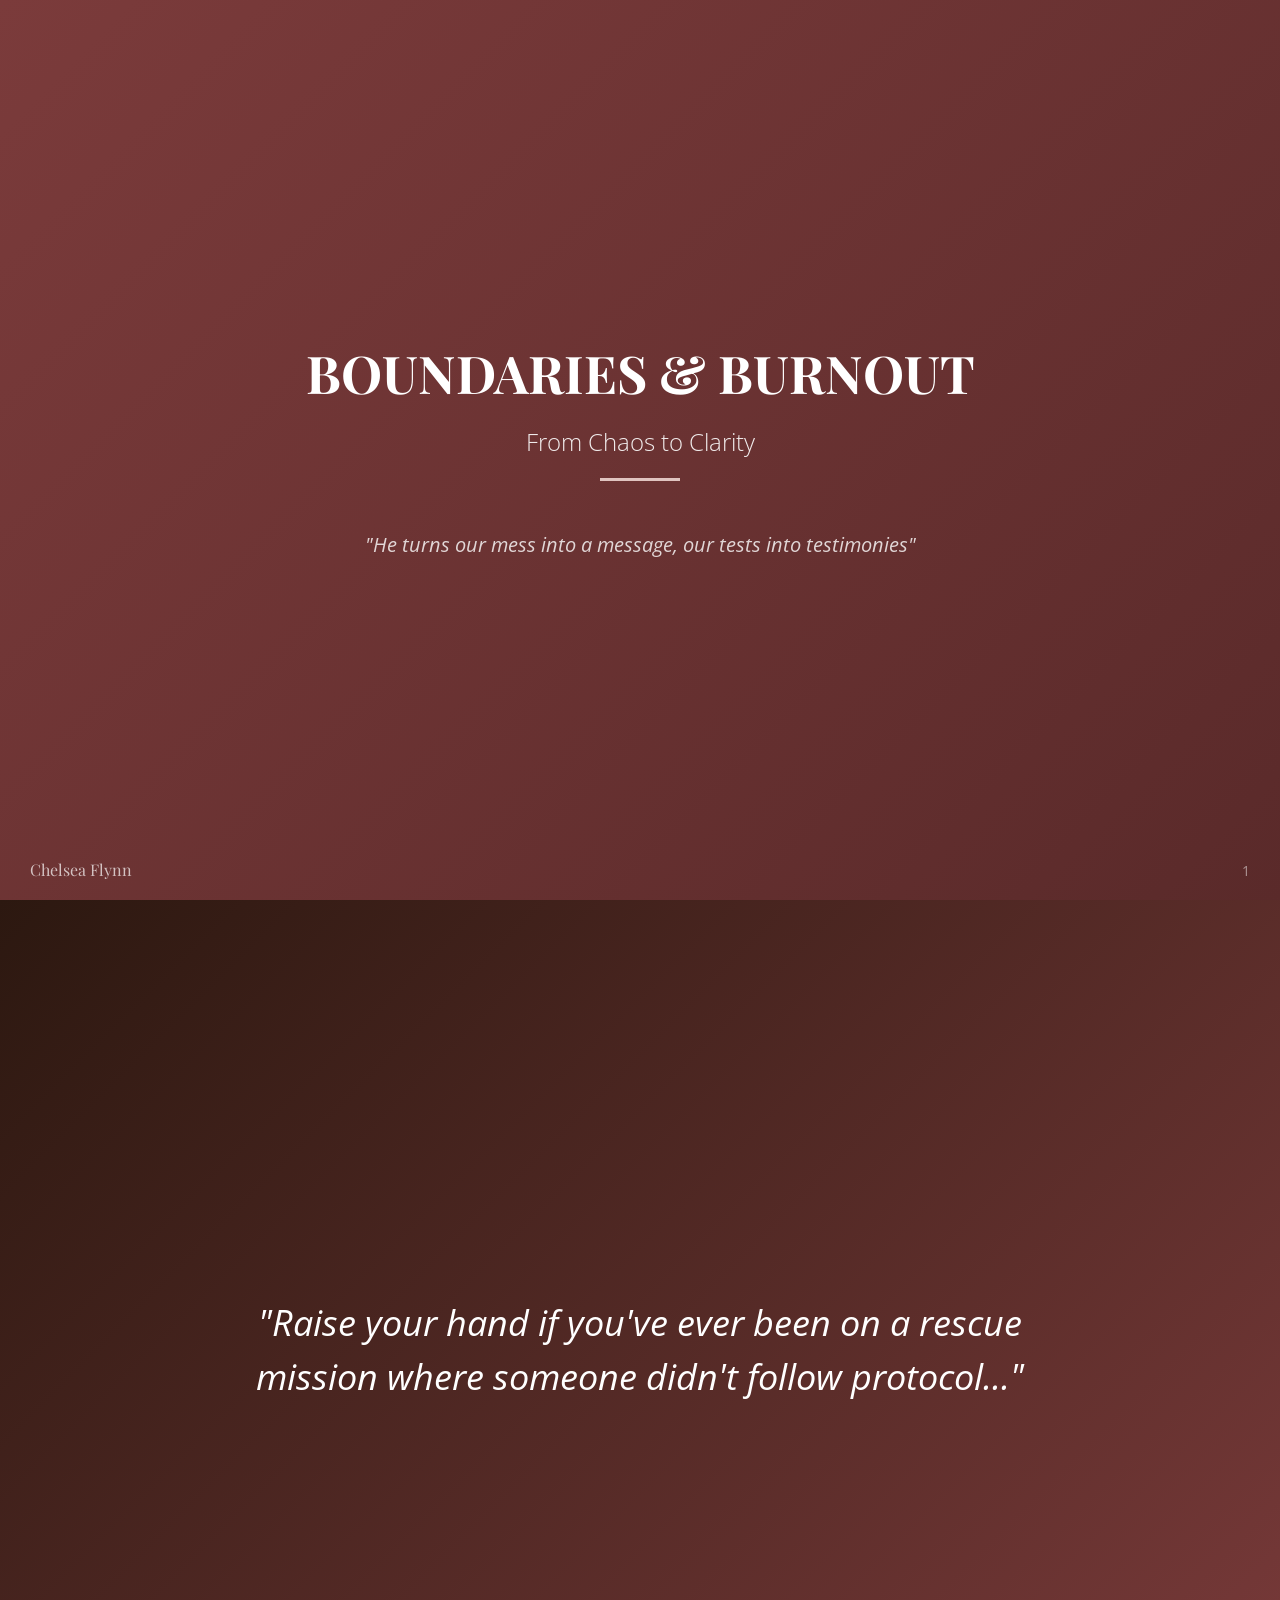
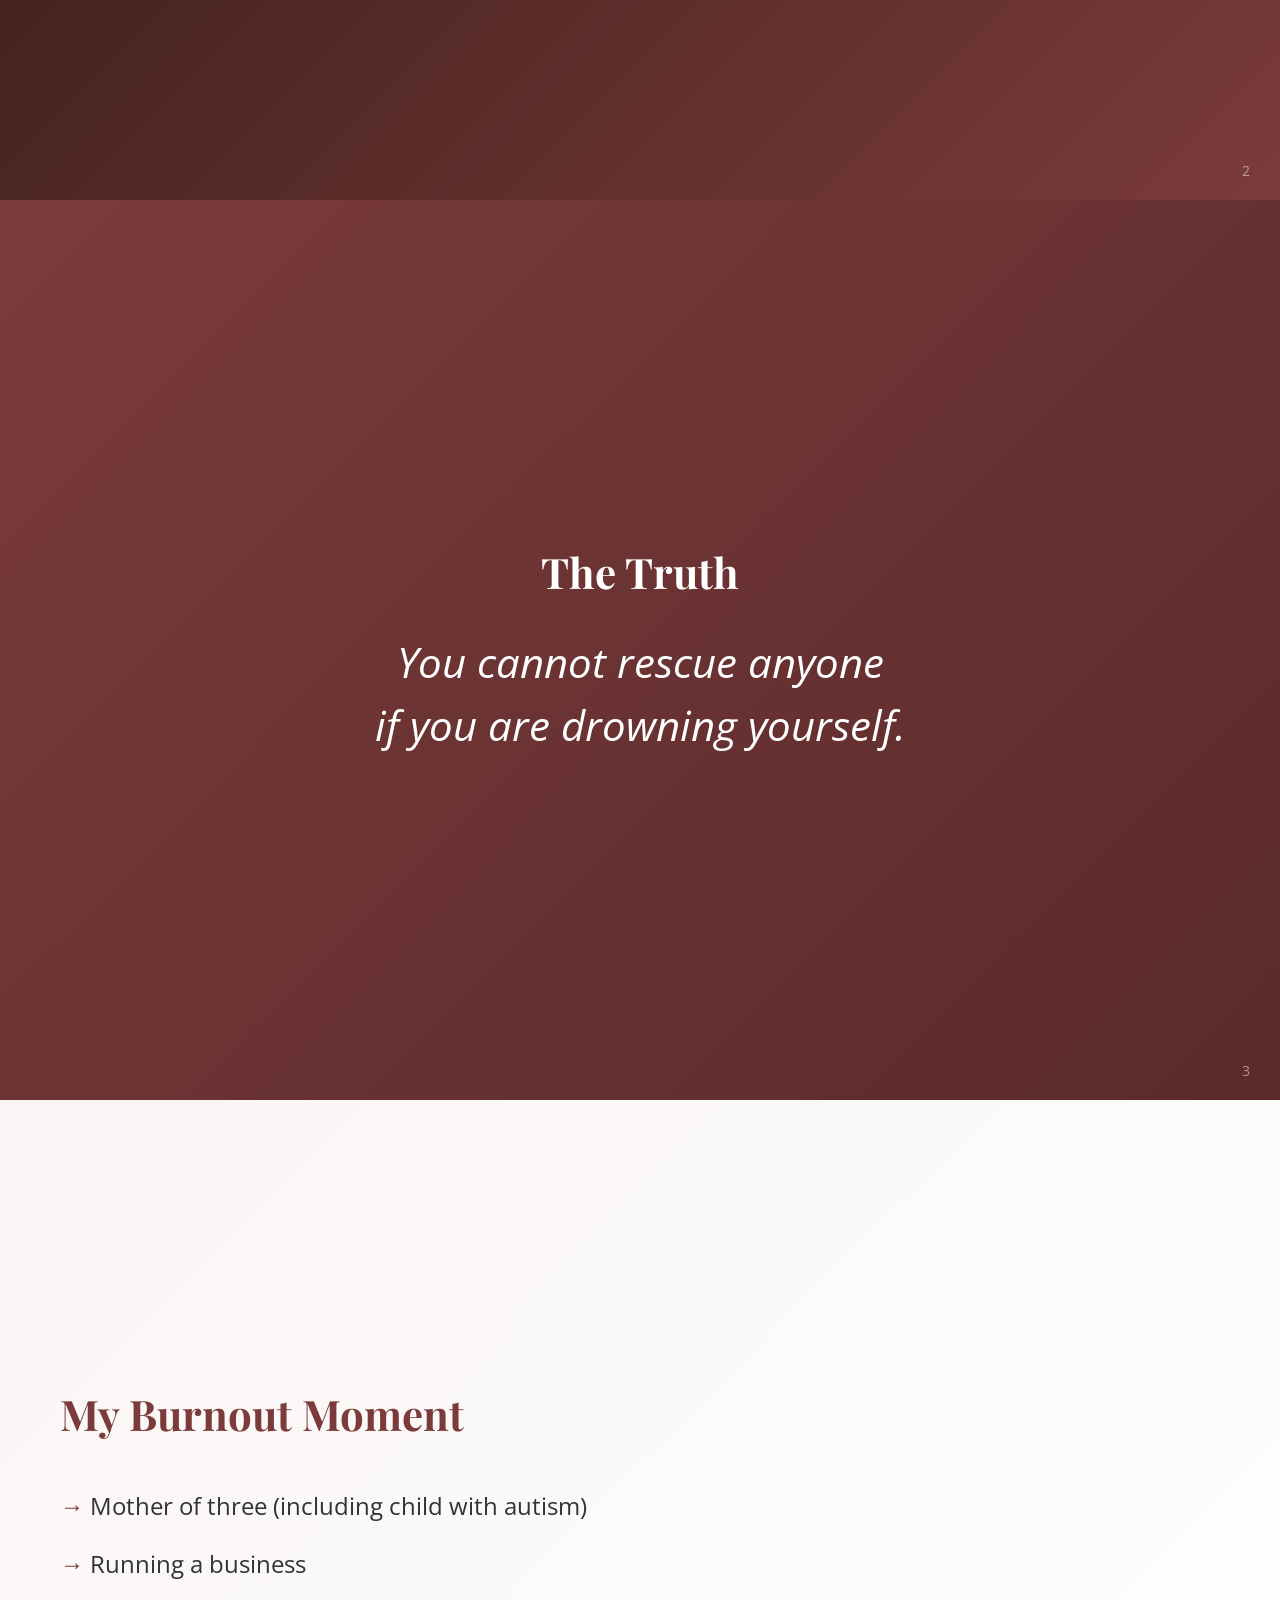
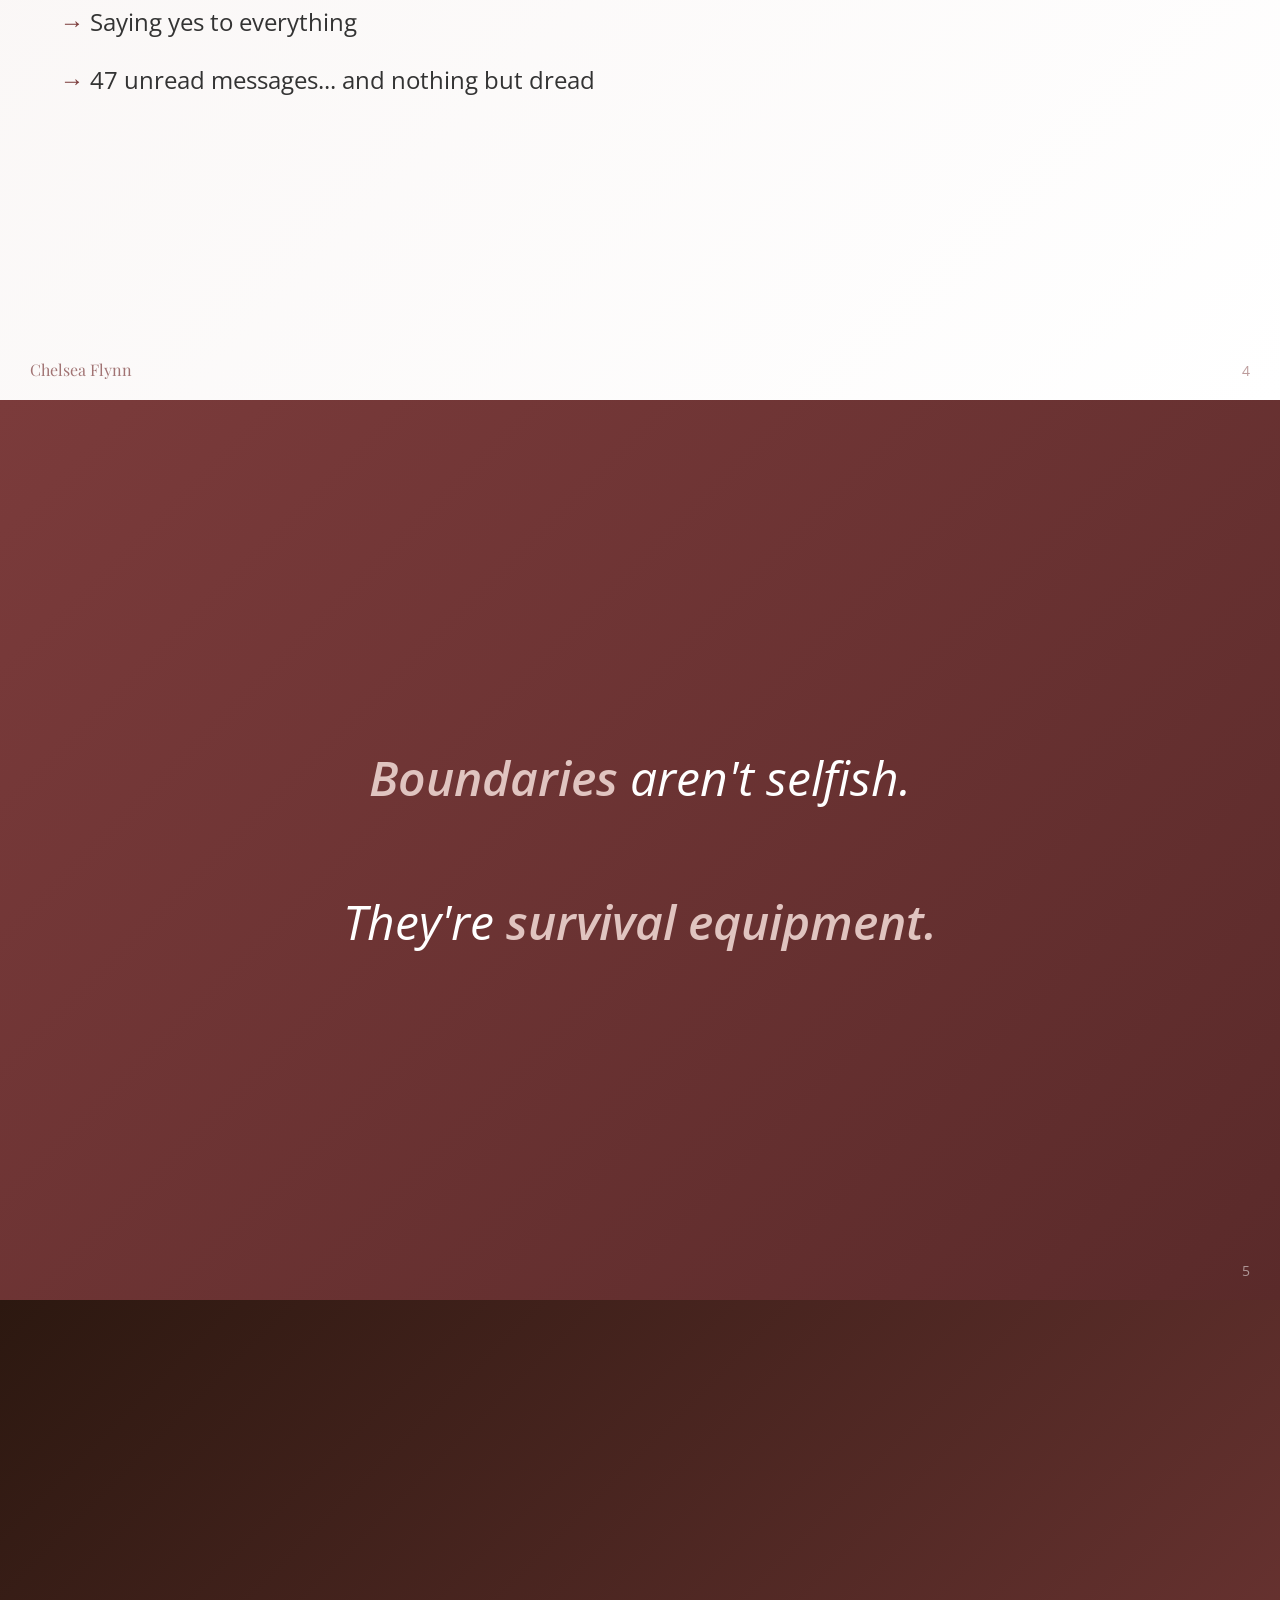
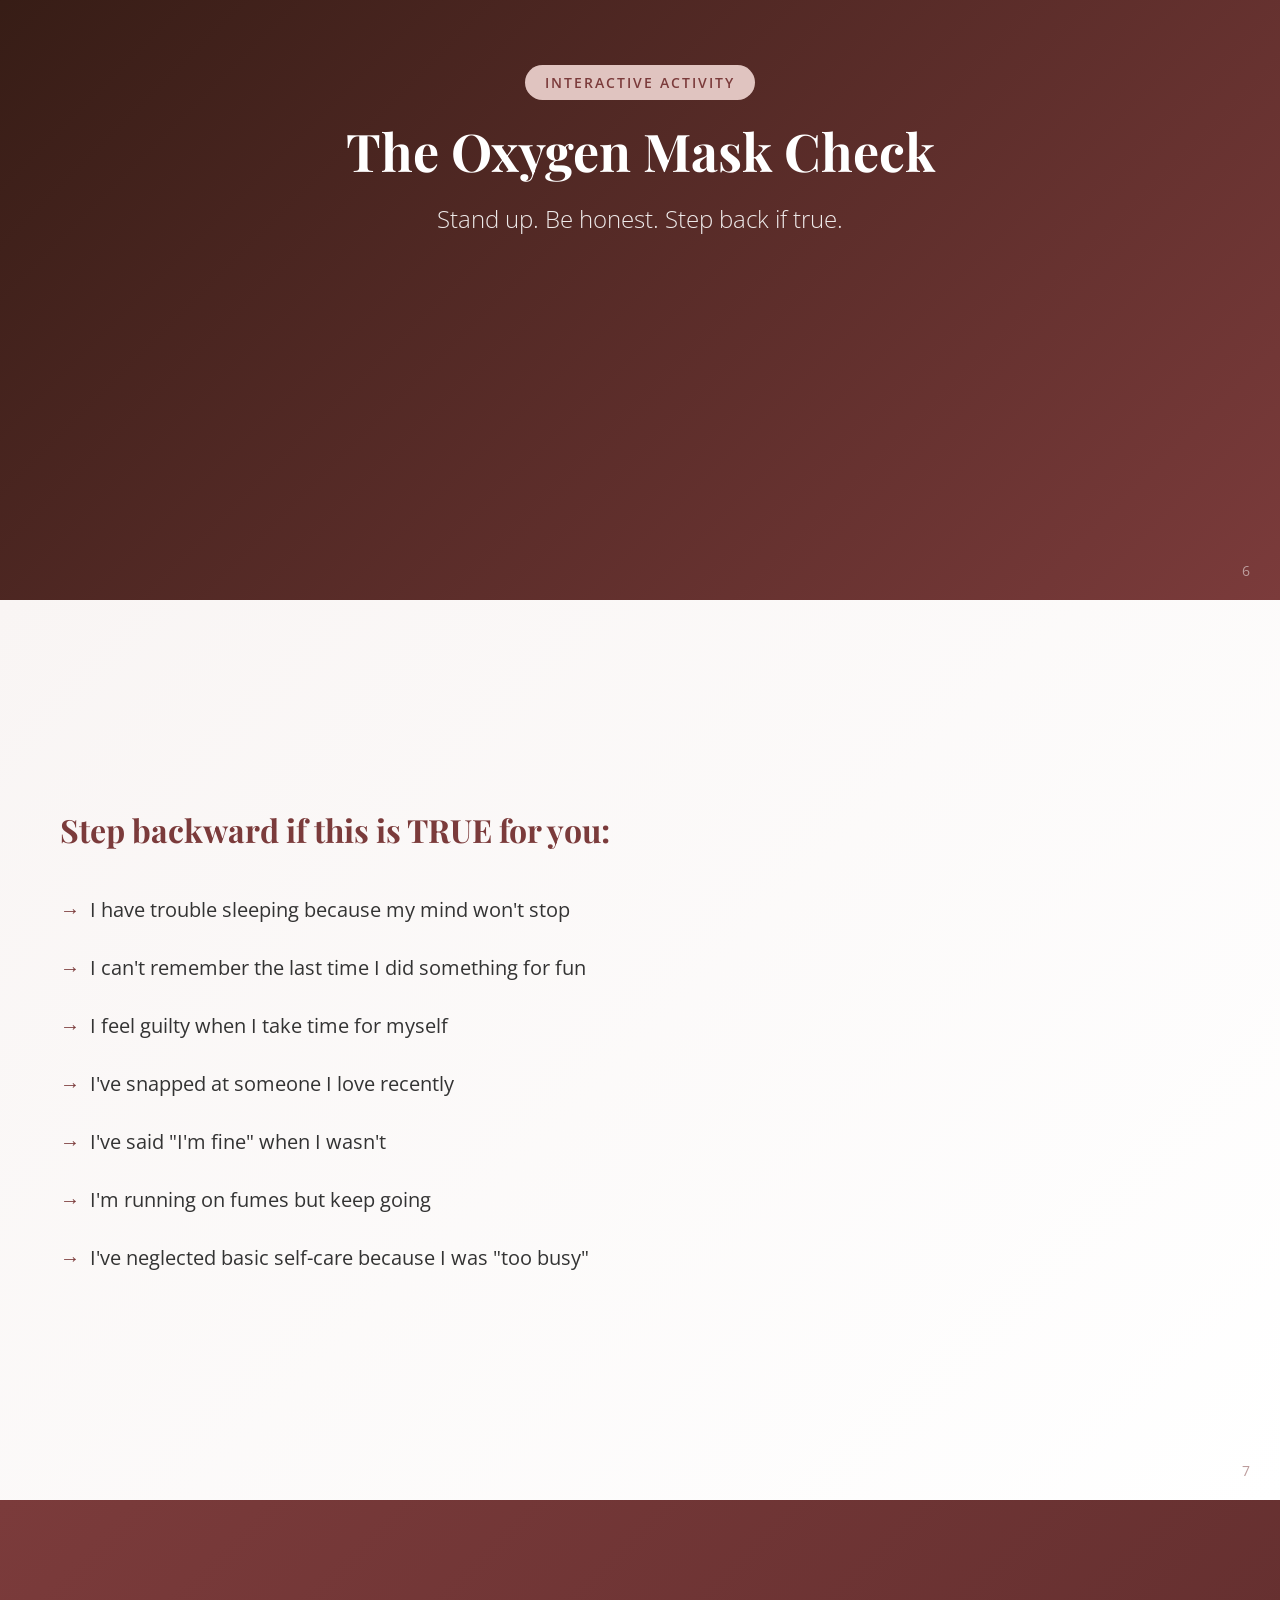
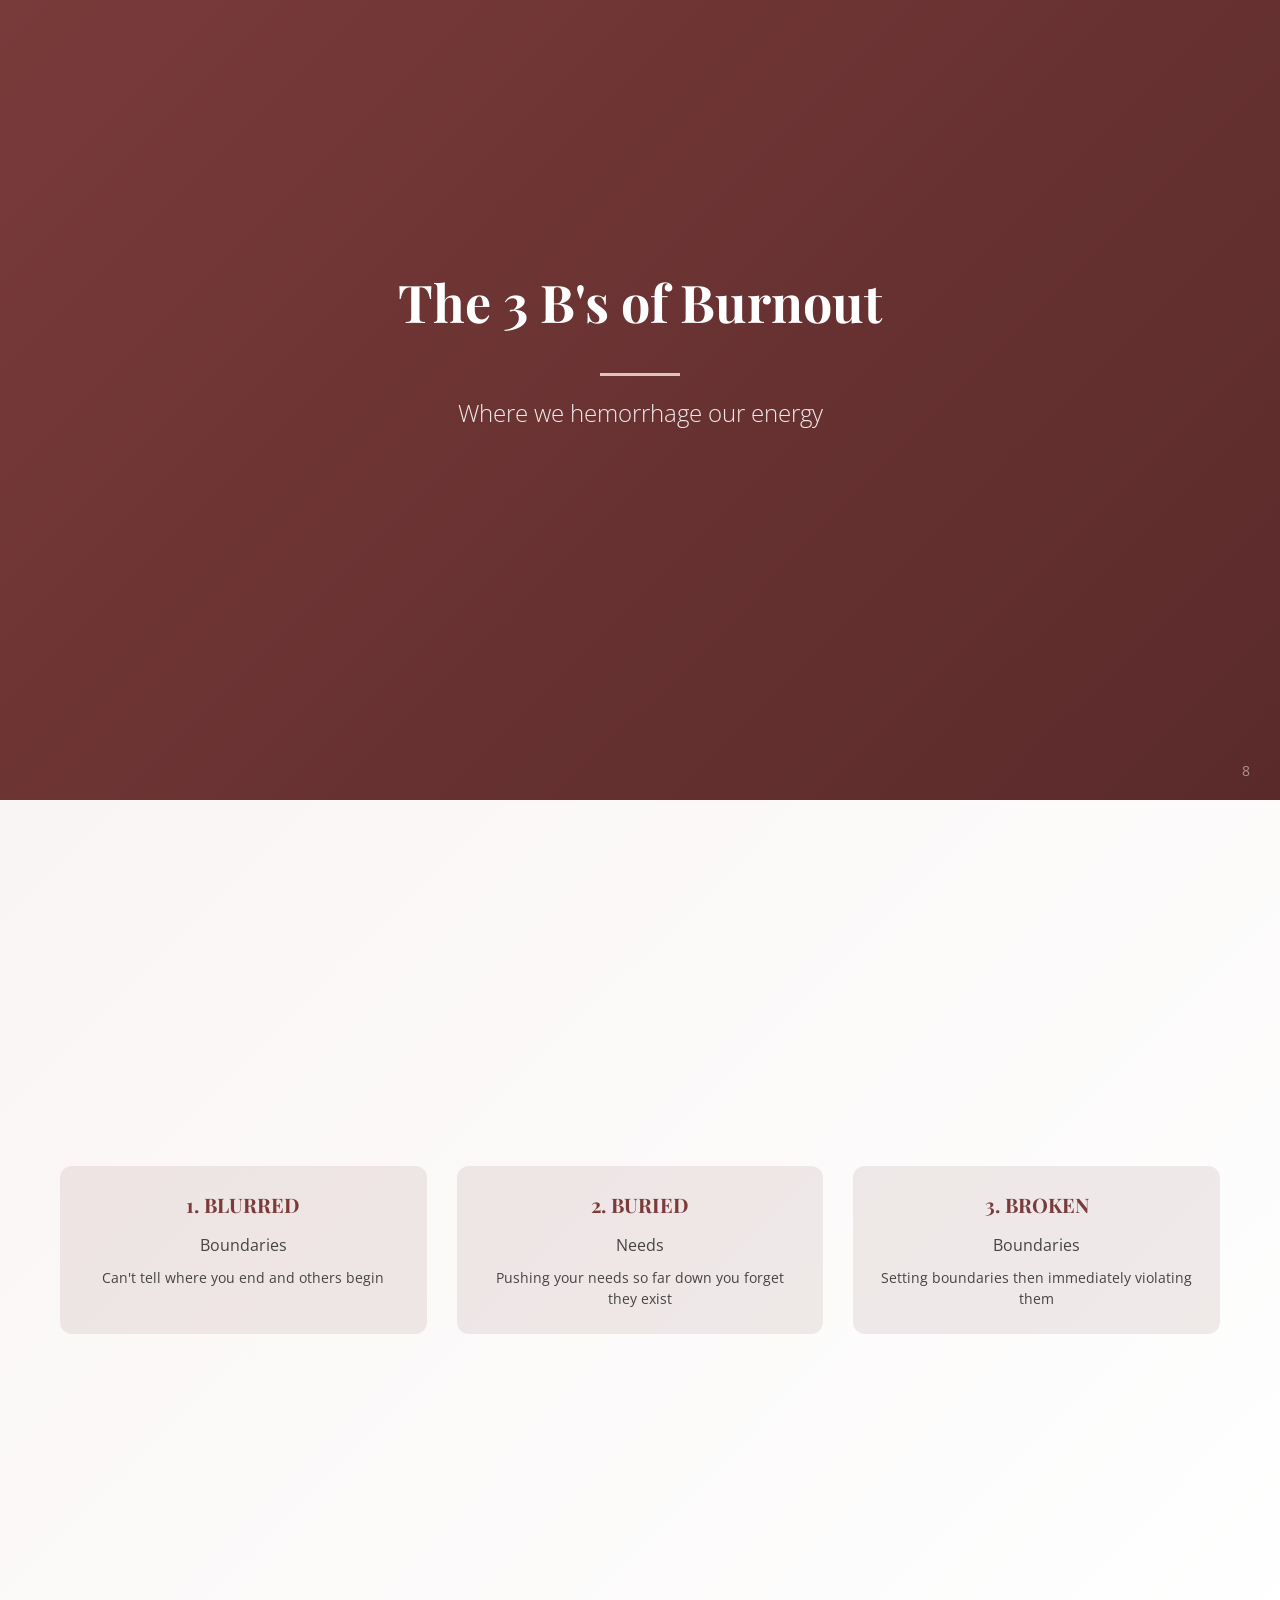
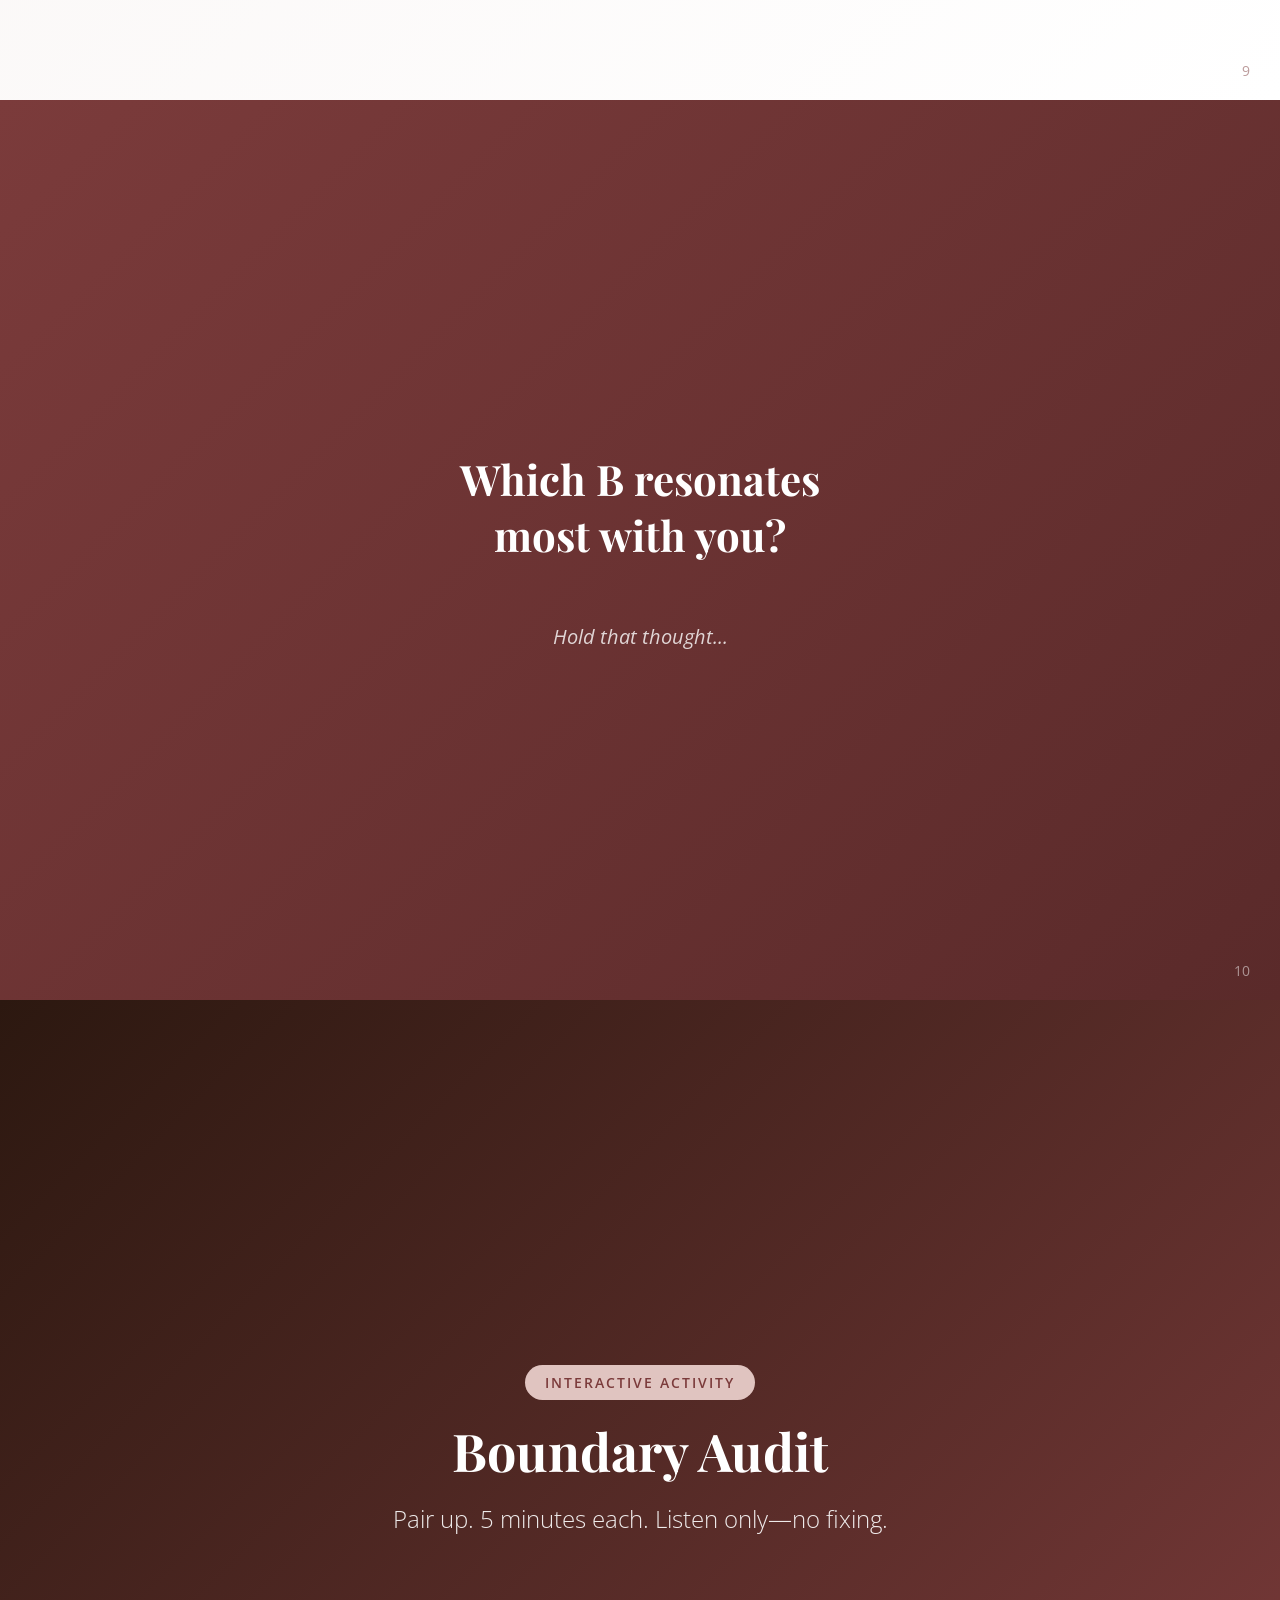
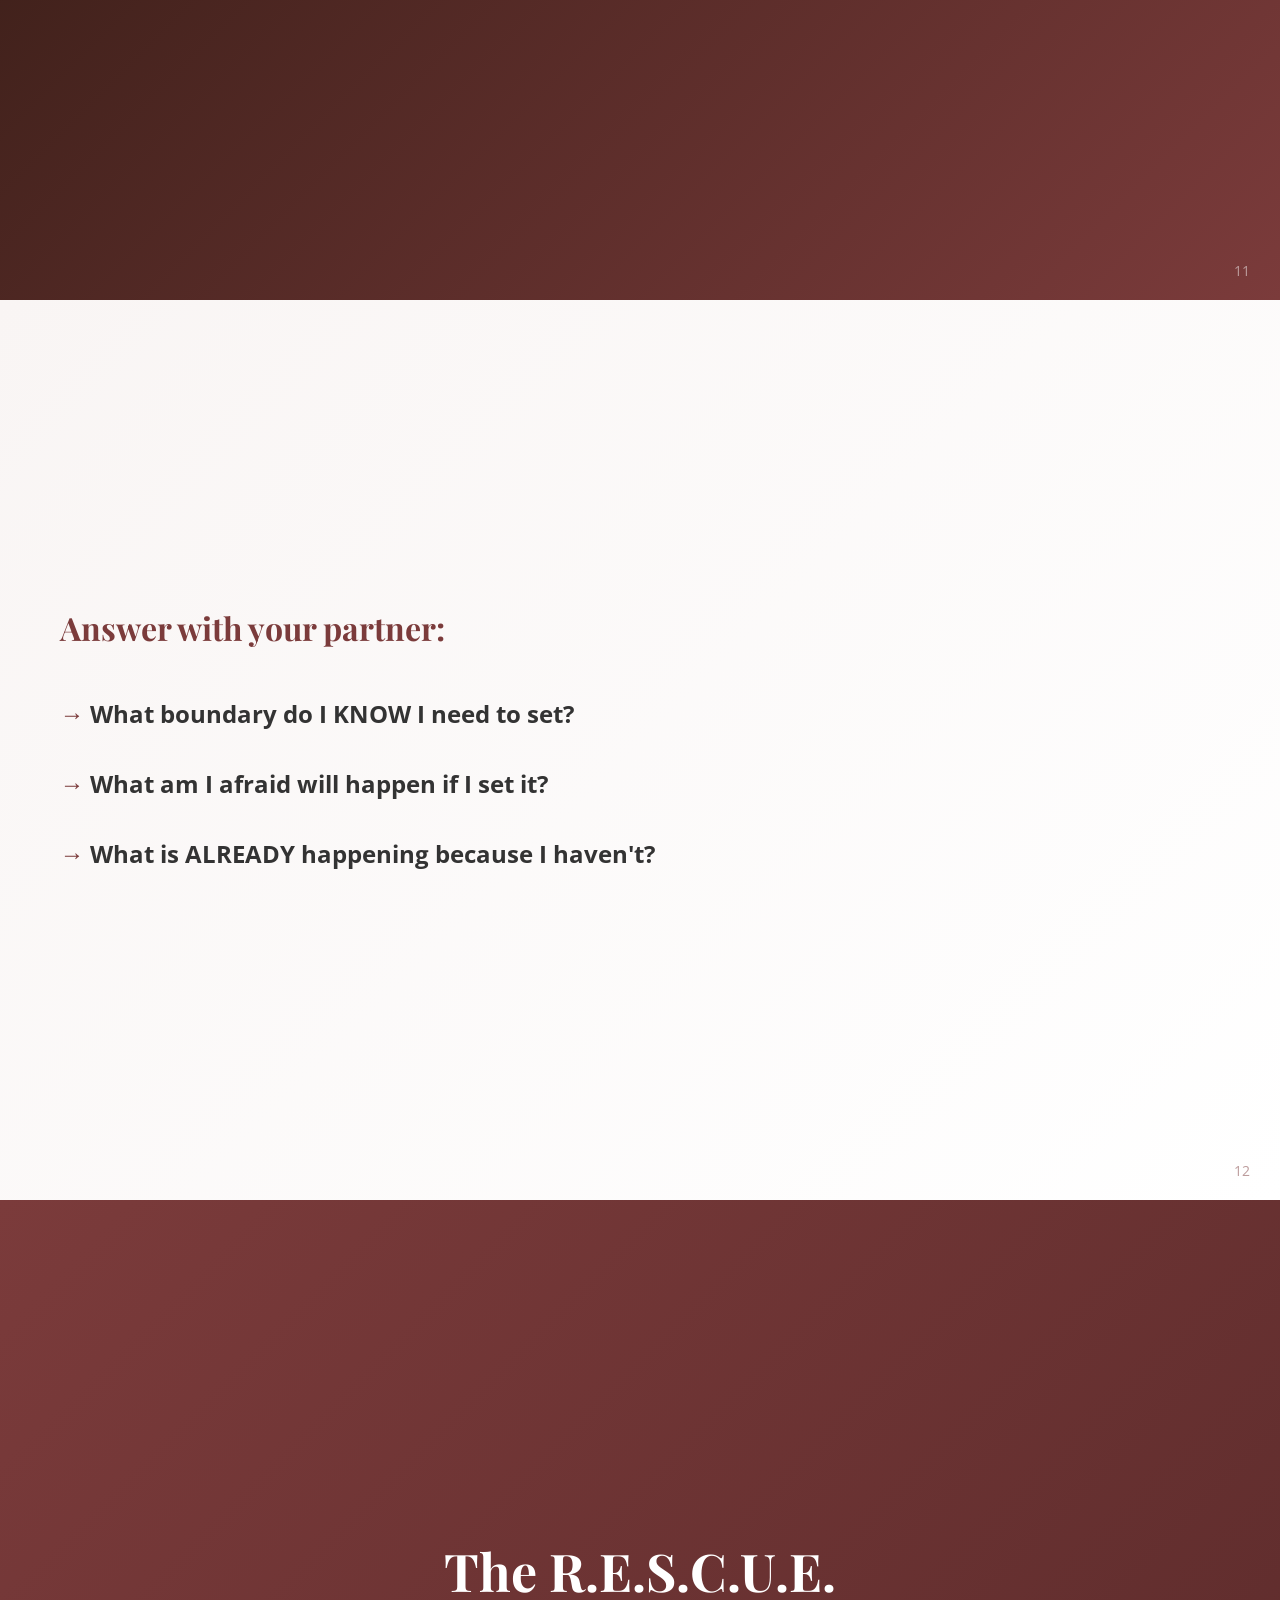
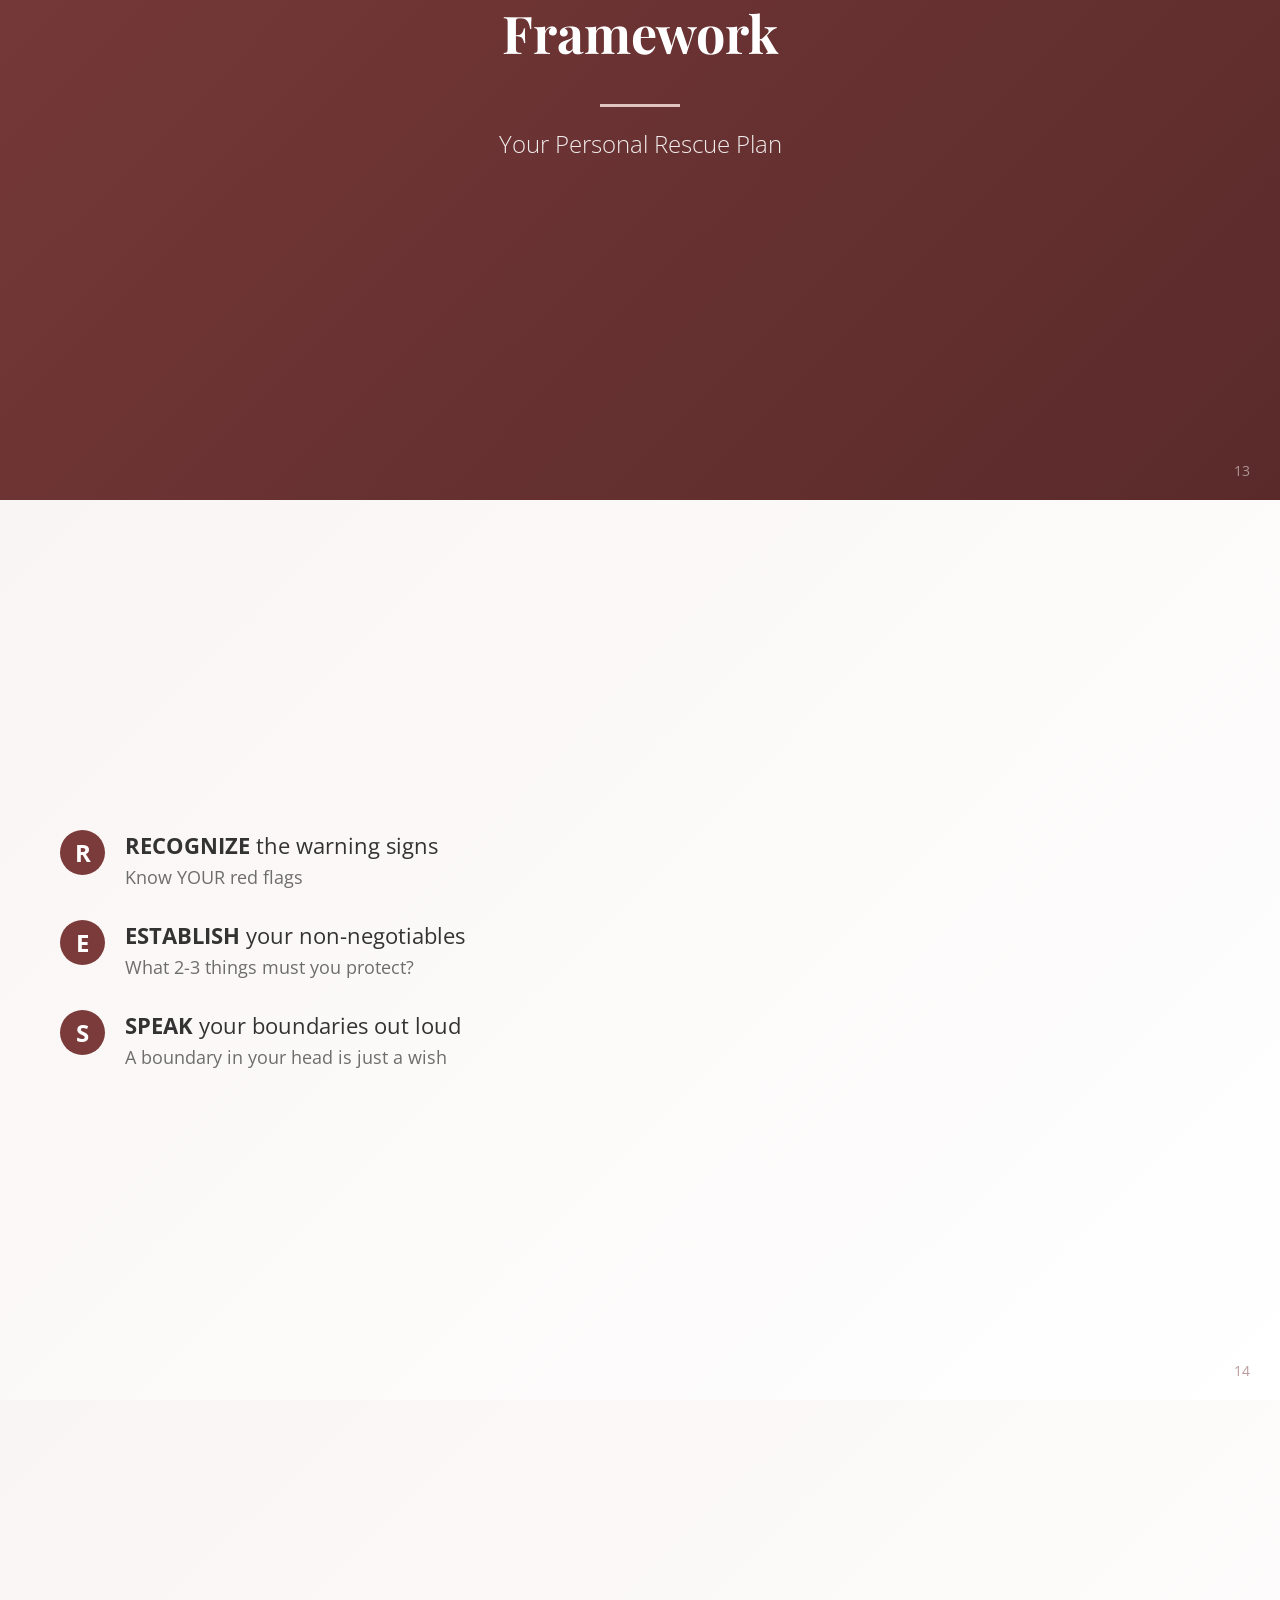
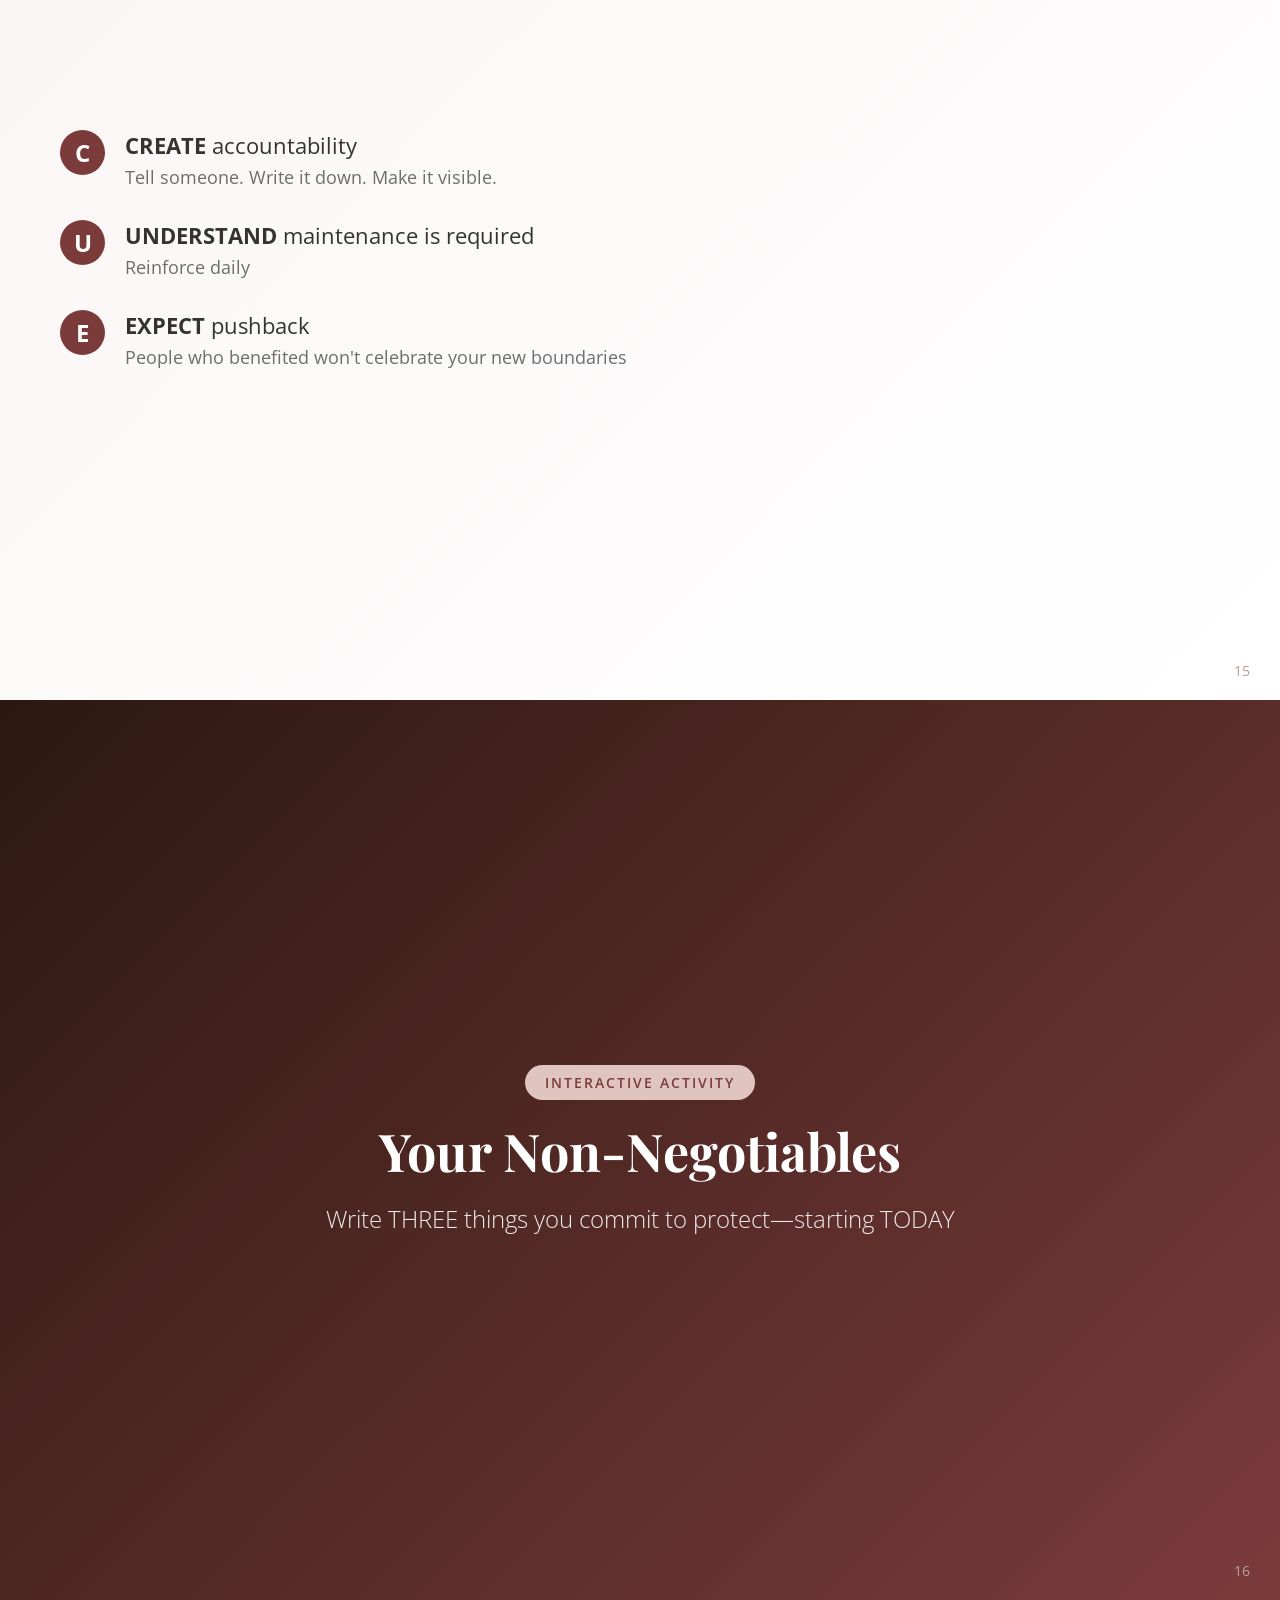
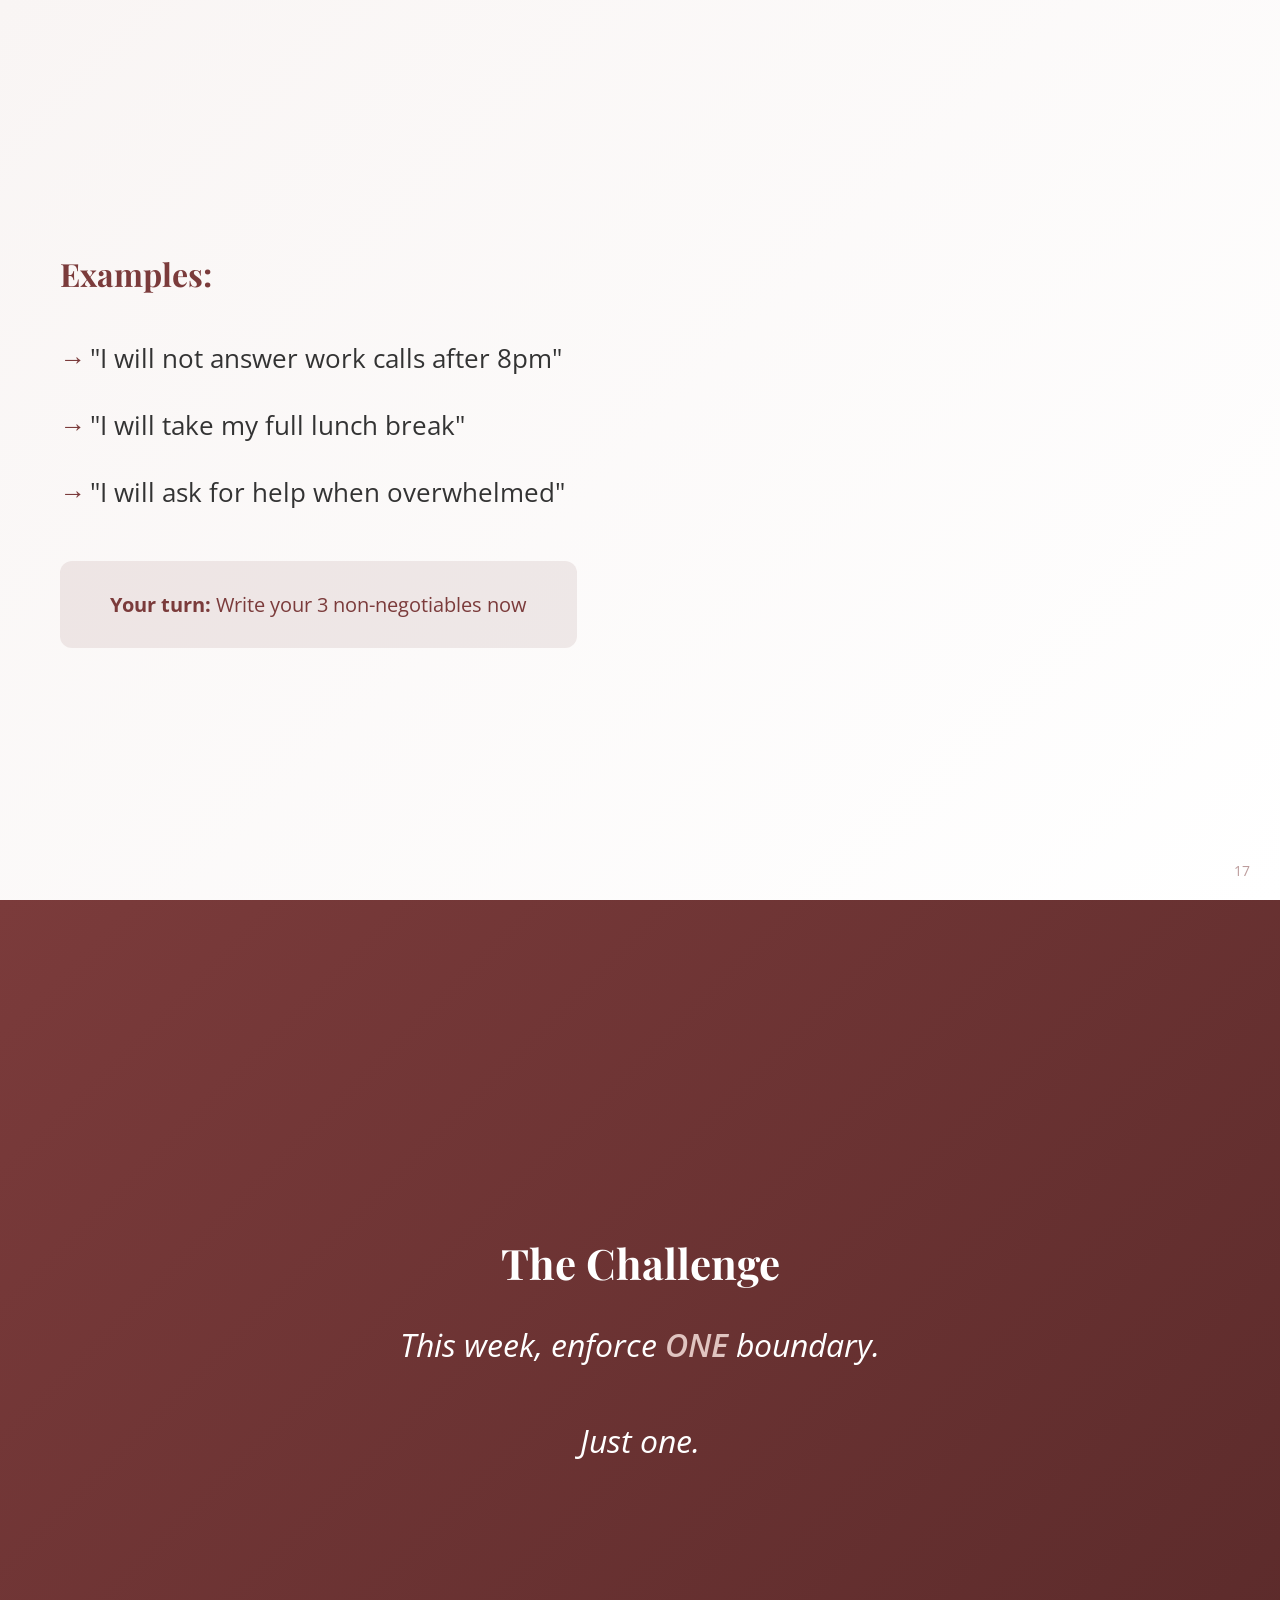
<file: frontend/public/keynote-slides.html>
<!DOCTYPE html>
<html lang="en">
<head>
    <meta charset="UTF-8">
    <meta name="viewport" content="width=device-width, initial-scale=1.0">
    <title>Boundaries & Burnout - Slide Deck | Chelsea Flynn</title>
    <style>
        @import url('https://fonts.googleapis.com/css2?family=Playfair+Display:wght@400;600;700&family=Open+Sans:wght@300;400;600&display=swap');
        
        * {
            margin: 0;
            padding: 0;
            box-sizing: border-box;
        }
        
        body {
            font-family: 'Open Sans', sans-serif;
            background: white;
            color: white;
            margin: 0;
            padding: 0;
        }
        
        .slide {
            width: 100%;
            height: 100vh;
            background: linear-gradient(135deg, #7B3B3B 0%, #5a2a2a 100%);
            overflow: hidden;
            position: relative;
            display: flex;
            flex-direction: column;
            justify-content: center;
            align-items: center;
            padding: 40px 60px;
            page-break-after: always;
            page-break-inside: avoid;
        }
        
        @page {
            size: landscape;
            margin: 0;
        }
        
        .slide.light {
            background: linear-gradient(135deg, #F9F5F4 0%, #fff 100%);
            color: #333;
        }
        
        .slide.gradient-alt {
            background: linear-gradient(135deg, #2c1810 0%, #7B3B3B 100%);
        }
        
        .slide.image-bg {
            background: linear-gradient(135deg, rgba(123, 59, 59, 0.95) 0%, rgba(90, 42, 42, 0.95) 100%);
        }
        
        h1 {
            font-family: 'Playfair Display', serif;
            font-size: 52px;
            text-align: center;
            margin-bottom: 20px;
            line-height: 1.2;
        }
        
        h2 {
            font-family: 'Playfair Display', serif;
            font-size: 42px;
            text-align: center;
            margin-bottom: 30px;
        }
        
        h3 {
            font-family: 'Playfair Display', serif;
            font-size: 32px;
            margin-bottom: 25px;
        }
        
        .subtitle {
            font-size: 24px;
            opacity: 0.9;
            text-align: center;
            font-weight: 300;
        }
        
        .tagline {
            font-style: italic;
            font-size: 20px;
            opacity: 0.8;
            margin-top: 30px;
            text-align: center;
        }
        
        .slide-number {
            position: absolute;
            bottom: 20px;
            right: 30px;
            font-size: 14px;
            opacity: 0.5;
        }
        
        .logo-area {
            position: absolute;
            bottom: 20px;
            left: 30px;
            font-family: 'Playfair Display', serif;
            font-size: 16px;
            opacity: 0.7;
        }
        
        .quote {
            font-size: 36px;
            font-style: italic;
            text-align: center;
            max-width: 800px;
            line-height: 1.5;
        }
        
        .quote-author {
            margin-top: 20px;
            font-size: 18px;
            opacity: 0.7;
        }
        
        .content-left {
            align-items: flex-start;
            text-align: left;
        }
        
        ul {
            list-style: none;
            font-size: 24px;
            line-height: 2;
        }
        
        ul li {
            padding-left: 30px;
            position: relative;
            margin: 10px 0;
        }
        
        ul li:before {
            content: "→";
            position: absolute;
            left: 0;
            color: #E0C4C0;
        }
        
        .slide.light ul li:before {
            color: #7B3B3B;
        }
        
        .big-number {
            font-family: 'Playfair Display', serif;
            font-size: 120px;
            font-weight: 700;
            opacity: 0.3;
            position: absolute;
            top: 30px;
            left: 40px;
        }
        
        .framework-item {
            display: flex;
            align-items: flex-start;
            margin: 15px 0;
            font-size: 22px;
        }
        
        .framework-letter {
            background: #E0C4C0;
            color: #7B3B3B;
            width: 45px;
            height: 45px;
            border-radius: 50%;
            display: flex;
            align-items: center;
            justify-content: center;
            font-weight: 700;
            font-size: 24px;
            margin-right: 20px;
            flex-shrink: 0;
        }
        
        .slide.light .framework-letter {
            background: #7B3B3B;
            color: white;
        }
        
        .activity-badge {
            background: #E0C4C0;
            color: #7B3B3B;
            padding: 8px 20px;
            border-radius: 30px;
            font-size: 14px;
            font-weight: 600;
            text-transform: uppercase;
            letter-spacing: 2px;
            margin-bottom: 20px;
        }
        
        .three-columns {
            display: grid;
            grid-template-columns: repeat(3, 1fr);
            gap: 30px;
            width: 100%;
        }
        
        .column-box {
            background: rgba(255,255,255,0.1);
            padding: 25px;
            border-radius: 12px;
            text-align: center;
        }
        
        .slide.light .column-box {
            background: rgba(123, 59, 59, 0.1);
        }
        
        .column-box h4 {
            font-family: 'Playfair Display', serif;
            font-size: 20px;
            margin-bottom: 15px;
            color: #E0C4C0;
        }
        
        .slide.light .column-box h4 {
            color: #7B3B3B;
        }
        
        .column-box p {
            font-size: 16px;
            opacity: 0.9;
            line-height: 1.5;
        }
        
        .question-list {
            font-size: 22px;
            line-height: 2.2;
        }
        
        .question-list li {
            padding-left: 40px;
        }
        
        .question-list li:before {
            content: "?";
            background: #E0C4C0;
            color: #7B3B3B;
            width: 28px;
            height: 28px;
            border-radius: 50%;
            display: flex;
            align-items: center;
            justify-content: center;
            font-weight: 700;
        }
        
        .highlight-text {
            color: #E0C4C0;
            font-weight: 600;
        }
        
        .slide.light .highlight-text {
            color: #7B3B3B;
        }
        
        .cta-box {
            background: rgba(255,255,255,0.15);
            padding: 30px 50px;
            border-radius: 12px;
            text-align: center;
            margin-top: 20px;
        }
        
        .divider {
            width: 80px;
            height: 3px;
            background: #E0C4C0;
            margin: 20px auto;
        }
        
        .slide.light .divider {
            background: #7B3B3B;
        }
        
        @media print {
            @page {
                size: 11in 8.5in landscape;
                margin: 0;
            }
            body {
                background: white;
                margin: 0;
                padding: 0;
            }
            .slide {
                width: 11in;
                height: 8.5in;
                page-break-after: always;
                page-break-inside: avoid;
                margin: 0;
                border-radius: 0;
                box-shadow: none;
            }
            .slide:last-child {
                page-break-after: avoid;
            }
        }
    </style>
</head>
<body>

<!-- SLIDE 1: Title -->
<div class="slide">
    <h1>BOUNDARIES & BURNOUT</h1>
    <p class="subtitle">From Chaos to Clarity</p>
    <div class="divider"></div>
    <p class="tagline">"He turns our mess into a message, our tests into testimonies"</p>
    <div class="logo-area">Chelsea Flynn</div>
    <div class="slide-number">1</div>
</div>

<!-- SLIDE 2: Opening Question -->
<div class="slide gradient-alt">
    <p class="quote">"Raise your hand if you've ever been on a rescue mission where someone didn't follow protocol..."</p>
    <div class="slide-number">2</div>
</div>

<!-- SLIDE 3: Key Truth -->
<div class="slide">
    <h2>The Truth</h2>
    <p class="quote" style="font-size: 42px;">You cannot rescue anyone<br>if you are drowning yourself.</p>
    <div class="slide-number">3</div>
</div>

<!-- SLIDE 4: My Story -->
<div class="slide light content-left">
    <h2 style="text-align: left; color: #7B3B3B;">My Burnout Moment</h2>
    <ul>
        <li>Mother of three (including child with autism)</li>
        <li>Running a business</li>
        <li>Saying yes to everything</li>
        <li>47 unread messages... and nothing but dread</li>
    </ul>
    <div class="logo-area" style="color: #7B3B3B;">Chelsea Flynn</div>
    <div class="slide-number" style="color: #7B3B3B;">4</div>
</div>

<!-- SLIDE 5: Key Insight -->
<div class="slide">
    <p class="quote" style="font-size: 48px;"><span class="highlight-text">Boundaries</span> aren't selfish.<br><br>They're <span class="highlight-text">survival equipment.</span></p>
    <div class="slide-number">5</div>
</div>

<!-- SLIDE 6: Activity 1 Header -->
<div class="slide gradient-alt">
    <div class="activity-badge">Interactive Activity</div>
    <h1>The Oxygen Mask Check</h1>
    <p class="subtitle">Stand up. Be honest. Step back if true.</p>
    <div class="slide-number">6</div>
</div>

<!-- SLIDE 7: Activity 1 Questions -->
<div class="slide light content-left">
    <h3 style="color: #7B3B3B;">Step backward if this is TRUE for you:</h3>
    <ul style="font-size: 20px; line-height: 2.4;">
        <li>I have trouble sleeping because my mind won't stop</li>
        <li>I can't remember the last time I did something for fun</li>
        <li>I feel guilty when I take time for myself</li>
        <li>I've snapped at someone I love recently</li>
        <li>I've said "I'm fine" when I wasn't</li>
        <li>I'm running on fumes but keep going</li>
        <li>I've neglected basic self-care because I was "too busy"</li>
    </ul>
    <div class="slide-number" style="color: #7B3B3B;">7</div>
</div>

<!-- SLIDE 8: 3 B's Title -->
<div class="slide">
    <h1>The 3 B's of Burnout</h1>
    <div class="divider"></div>
    <p class="subtitle">Where we hemorrhage our energy</p>
    <div class="slide-number">8</div>
</div>

<!-- SLIDE 9: 3 B's Content -->
<div class="slide light">
    <div class="three-columns">
        <div class="column-box">
            <h4>1. BLURRED</h4>
            <p>Boundaries</p>
            <p style="margin-top: 10px; font-size: 14px;">Can't tell where you end and others begin</p>
        </div>
        <div class="column-box">
            <h4>2. BURIED</h4>
            <p>Needs</p>
            <p style="margin-top: 10px; font-size: 14px;">Pushing your needs so far down you forget they exist</p>
        </div>
        <div class="column-box">
            <h4>3. BROKEN</h4>
            <p>Boundaries</p>
            <p style="margin-top: 10px; font-size: 14px;">Setting boundaries then immediately violating them</p>
        </div>
    </div>
    <div class="slide-number" style="color: #7B3B3B;">9</div>
</div>

<!-- SLIDE 10: Which B? -->
<div class="slide">
    <h2>Which B resonates<br>most with you?</h2>
    <p class="tagline">Hold that thought...</p>
    <div class="slide-number">10</div>
</div>

<!-- SLIDE 11: Activity 2 Header -->
<div class="slide gradient-alt">
    <div class="activity-badge">Interactive Activity</div>
    <h1>Boundary Audit</h1>
    <p class="subtitle">Pair up. 5 minutes each. Listen only—no fixing.</p>
    <div class="slide-number">11</div>
</div>

<!-- SLIDE 12: Activity 2 Questions -->
<div class="slide light content-left">
    <h3 style="color: #7B3B3B;">Answer with your partner:</h3>
    <ul style="font-size: 24px; line-height: 2.5;">
        <li><strong>What boundary do I KNOW I need to set?</strong></li>
        <li><strong>What am I afraid will happen if I set it?</strong></li>
        <li><strong>What is ALREADY happening because I haven't?</strong></li>
    </ul>
    <div class="slide-number" style="color: #7B3B3B;">12</div>
</div>

<!-- SLIDE 13: RESCUE Framework Title -->
<div class="slide">
    <h1>The R.E.S.C.U.E.<br>Framework</h1>
    <div class="divider"></div>
    <p class="subtitle">Your Personal Rescue Plan</p>
    <div class="slide-number">13</div>
</div>

<!-- SLIDE 14: RESCUE Part 1 -->
<div class="slide light content-left">
    <div class="framework-item">
        <div class="framework-letter">R</div>
        <div><strong>RECOGNIZE</strong> the warning signs<br><span style="opacity: 0.7; font-size: 18px;">Know YOUR red flags</span></div>
    </div>
    <div class="framework-item">
        <div class="framework-letter">E</div>
        <div><strong>ESTABLISH</strong> your non-negotiables<br><span style="opacity: 0.7; font-size: 18px;">What 2-3 things must you protect?</span></div>
    </div>
    <div class="framework-item">
        <div class="framework-letter">S</div>
        <div><strong>SPEAK</strong> your boundaries out loud<br><span style="opacity: 0.7; font-size: 18px;">A boundary in your head is just a wish</span></div>
    </div>
    <div class="slide-number" style="color: #7B3B3B;">14</div>
</div>

<!-- SLIDE 15: RESCUE Part 2 -->
<div class="slide light content-left">
    <div class="framework-item">
        <div class="framework-letter">C</div>
        <div><strong>CREATE</strong> accountability<br><span style="opacity: 0.7; font-size: 18px;">Tell someone. Write it down. Make it visible.</span></div>
    </div>
    <div class="framework-item">
        <div class="framework-letter">U</div>
        <div><strong>UNDERSTAND</strong> maintenance is required<br><span style="opacity: 0.7; font-size: 18px;">Reinforce daily</span></div>
    </div>
    <div class="framework-item">
        <div class="framework-letter">E</div>
        <div><strong>EXPECT</strong> pushback<br><span style="opacity: 0.7; font-size: 18px;">People who benefited won't celebrate your new boundaries</span></div>
    </div>
    <div class="slide-number" style="color: #7B3B3B;">15</div>
</div>

<!-- SLIDE 16: Activity 3 -->
<div class="slide gradient-alt">
    <div class="activity-badge">Interactive Activity</div>
    <h1>Your Non-Negotiables</h1>
    <p class="subtitle">Write THREE things you commit to protect—starting TODAY</p>
    <div class="slide-number">16</div>
</div>

<!-- SLIDE 17: Examples -->
<div class="slide light content-left">
    <h3 style="color: #7B3B3B;">Examples:</h3>
    <ul style="font-size: 26px; line-height: 2.2;">
        <li>"I will not answer work calls after 8pm"</li>
        <li>"I will take my full lunch break"</li>
        <li>"I will ask for help when overwhelmed"</li>
    </ul>
    <div class="cta-box" style="background: rgba(123,59,59,0.1); margin-top: 30px;">
        <p style="font-size: 20px; color: #7B3B3B;"><strong>Your turn:</strong> Write your 3 non-negotiables now</p>
    </div>
    <div class="slide-number" style="color: #7B3B3B;">17</div>
</div>

<!-- SLIDE 18: The Challenge -->
<div class="slide">
    <h2>The Challenge</h2>
    <p class="quote" style="font-size: 32px;">This week, enforce <span class="highlight-text">ONE</span> boundary.<br><br>Just one.</p>
    <div class="slide-number">18</div>
</div>

<!-- SLIDE 19: When the voice -->
<div class="slide gradient-alt">
    <p class="quote">When that voice says<br><em>"Who do you think you are?"</em></p>
    <div class="divider"></div>
    <p class="quote" style="margin-top: 20px;">Answer:<br><strong>"I am someone worth rescuing too."</strong></p>
    <div class="slide-number">19</div>
</div>

<!-- SLIDE 20: Closing Quote -->
<div class="slide">
    <p class="quote">"He turns our mess into a message,<br>our tests into testimonies."</p>
    <div class="divider"></div>
    <p class="subtitle">Your burnout doesn't have to be the end.<br>It can be the beginning.</p>
    <div class="slide-number">20</div>
</div>

<!-- SLIDE 21: Final Slide -->
<div class="slide">
    <h1>Now go rescue yourselves.</h1>
    <p class="subtitle" style="margin-top: 20px;">You've earned it.</p>
    <div class="divider"></div>
    <p style="margin-top: 40px; font-size: 18px;">
        <strong>Chelsea Flynn</strong><br>
        Catholic Speaker & Life Transformation Coach<br>
        www.chelseaflynn.com
    </p>
    <div class="slide-number">21</div>
</div>

<!-- SLIDE 22: Contact -->
<div class="slide light">
    <h2 style="color: #7B3B3B;">Let's Connect</h2>
    <div class="divider"></div>
    <p style="font-size: 22px; margin: 30px 0; color: #333;">
        <strong>Website:</strong> www.chelseaflynn.com<br><br>
        <strong>Email:</strong> transform@chelseaflynncoaching.com<br><br>
        <strong>Book a Discovery Call:</strong> calendly.com/chelseaflynncoaching
    </p>
    <p class="tagline" style="color: #7B3B3B;">"He turns our mess into a message, our tests into testimonies"</p>
    <div class="slide-number" style="color: #7B3B3B;">22</div>
</div>

</body>
</html>
</file>
